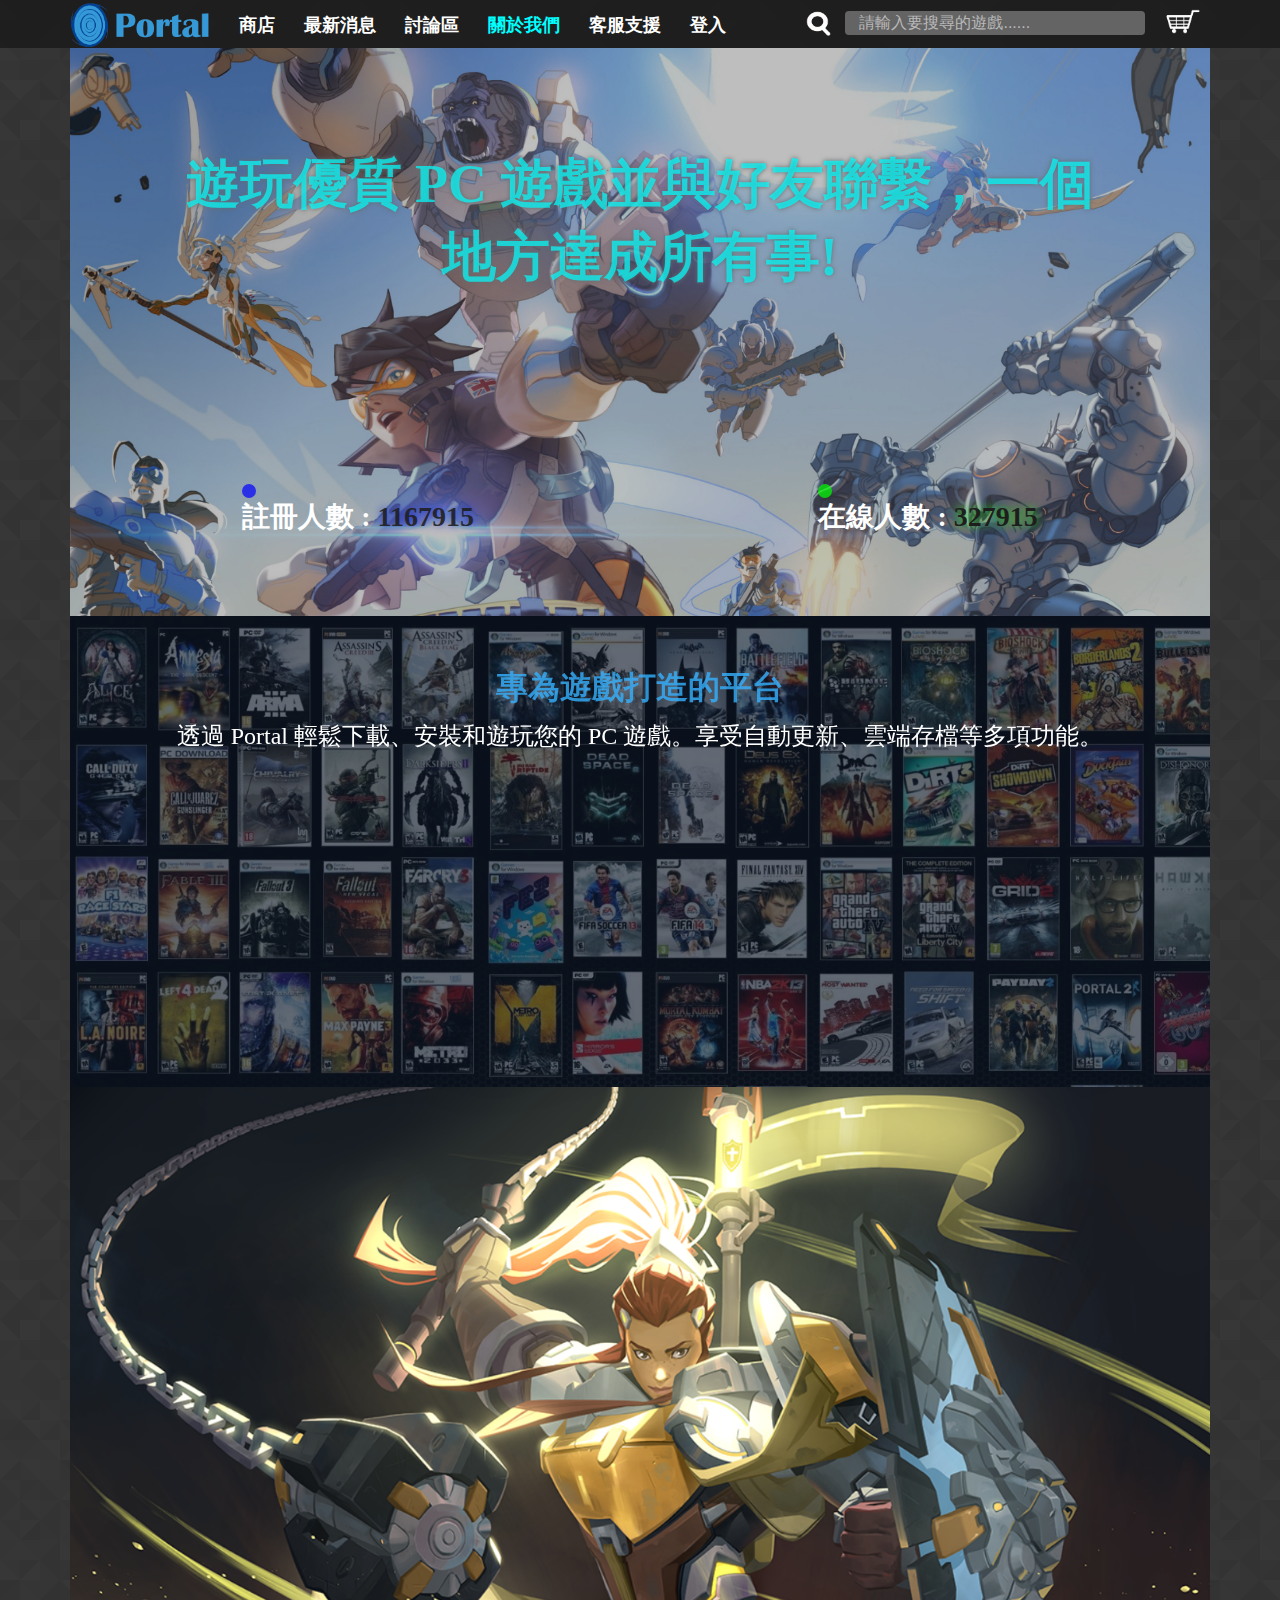
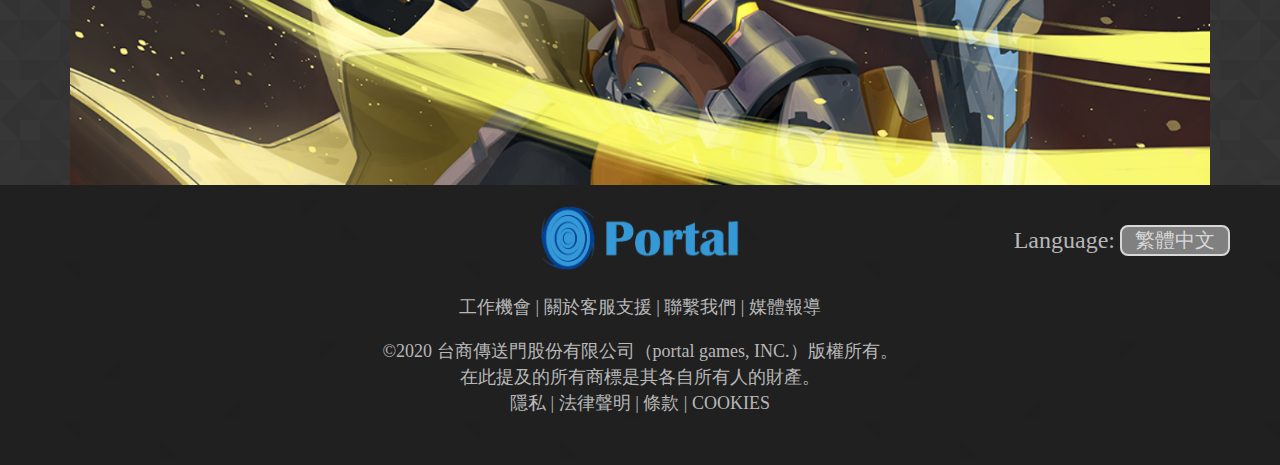
<file: html/about_us.html>
<!DOCTYPE html>
<html lang="zh-Hant">
  <head>
    <meta charset="utf-8">
    
    <title>Portal.com</title>
    <meta name="viewport" content="width=device-width, initial-scale=0.7">
    <link href="../css/about_us.css" rel="stylesheet">
    <!-- --------aos------- -->
    <link href="https://unpkg.com/aos@2.3.1/dist/aos.css" rel="stylesheet">
    <script src="https://unpkg.com/aos@2.3.1/dist/aos.js"></script>

    <!-- owl.carousel -->
    <link rel="stylesheet" href="https://cdnjs.cloudflare.com/ajax/libs/OwlCarousel2/2.3.4/assets/owl.carousel.min.css"></link>
    <link rel="stylesheet" href="https://cdnjs.cloudflare.com/ajax/libs/OwlCarousel2/2.3.4/assets/owl.theme.default.min.css"></link>
    <script src="https://code.jquery.com/jquery-3.5.1.js"></script>
    <script src="https://cdnjs.cloudflare.com/ajax/libs/OwlCarousel2/2.3.4/owl.carousel.min.js"></script>
    <!-- -------me----------- -->
    <script src="../js/staytop.js"></script>
    <link href="../css/hamber.css" rel="stylesheet">
  </head>

  <body>
    <div class="top_list" id="top_list">
      <nav role="navigation">
        <div id="menuToggle">
          <!--
          A fake / hidden checkbox is used as click reciever,
          so you can use the :checked selector on it.
          -->
          <input type="checkbox" />
          
          <!--
          Some spans to act as a hamburger.
          
          They are acting like a real hamburger,
          not that McDonalds stuff.
          -->
          <span></span>
          <span></span>
          <span></span>
          
          <!--
          Too bad the menu has to be inside of the button
          but hey, it's pure CSS magic.
          -->
          <ul id="menu">
            <li class=store>
              <a href="store.html" style="text-decoration:none;">商店</a>
            </li>
            <li class=news>
              <a href="news.html" style="text-decoration:none;">最新消息</a>
            </li>
            <li class=talkplace>
              <a href="" style="text-decoration:none;">討論區</a>
            </li>
            <li class=aboutus>
              <a href="about_us.html" style="text-decoration:none;">關於我們</a>
            </li>
            <li class=serverce>
              <a href="" style="text-decoration:none;">客服支援</a>
            </li>
            <li class=login>
              <a href="acount.html" style="text-decoration:none;">登入</a>
            </li>
          </ul>
        </div>
      </nav>
      <div class="container" id="container">
        <div class="front_item">
          <a href="home.html"><img src="../images/logo_3.png"></a>
          <ul>
            <li class=store>
              <a href="store.html" style="text-decoration:none;">商店</a>
            </li>
            <li class=news>
              <a href="news.html" style="text-decoration:none;">最新消息</a>
            </li>
            <li class=talkplace>
              <a href="" style="text-decoration:none;">討論區</a>
            </li>
            <li class=aboutus>
              <a href="about_us.html" style="text-decoration:none;">關於我們</a>
            </li>
            <li class=serverce>
              <a href="" style="text-decoration:none;">客服支援</a>
            </li>
            <li class=login>
              <a href="acount.html" style="text-decoration:none;">登入</a>
            </li>
          </ul>
        </div>
        <div class="behind_item">
          <div class="search">
            <img src="../images/icon_search.png">
            <input type="text" placeholder=" 請輸入要搜尋的遊戲......" >
          </div>
          <div class="shopping_car">
            <a><img src="../images/icon_soppingcar.png"></a>
          </div>
        </div>
      </div>
    </div>
    
    <div class="top_area">
      <div class="big_title">
        遊玩優質 PC 遊戲並與好友聯繫，一個地方達成所有事!
      </div>
      <div class="play_number">
        <div class="total_number">
          <div class="c_b"></div>
          註冊人數 :
          <span id="showtime1"><span>
        </div>
        <div class="online_number">
          <div class="c_g"></div>
          在線人數 : 
          <span id="showtime2"></span>
        </div>
      </div>
    </div>
    <div class="mid_area" >
      <div class="aboutus_title">
        <div class="big_text"  data-aos="fade-down">
          專為遊戲打造的平台
        </div>
        <div class="small_text" data-aos="fade-down">
          透過 Portal 輕鬆下載、安裝和遊玩您的 PC 遊戲。享受自動更新、雲端存檔等多項功能。
        </div>
      </div>
      <div class="aboutus_good">
        <div class="load"  data-aos="flip-left">
          <span class="title">快速下載</span>
          <span class="text">Portal 的下載程序已經針對速度進行了最佳化。您甚至可以在下載仍在進行時就遊玩到最新的遊戲！</span>
        </div>
        <div class="offline"  data-aos="flip-left">
          <span class="title">離線模式</span>
          <span class="text"> 即使沒有網際網路連線，您也能遊玩您的單人遊戲。在世界各地奔波？一個漫長、沒有 Wi-Fi 的飛航旅程？都不是問題。</a>
        </div>
        <div class="crow"  data-aos="flip-left">
          <span class="title">雲端存檔</span>
          <span class="text">我們許多遊戲有支援雲端存檔功能，當您要在不同的PC上遊玩，或當您的硬碟發生問題時，這是一個非常完美的解決辦法。</a>
        </div>
        <div class="send"  data-aos="flip-left">
          <span class="title">單一遊戲庫</span>
          <span class="text">Portal 為您在單一地點保存所有 PC 遊戲 - 無論您是在哪裡購買 - 而且讓您可以隨時遊玩。</span>
        </div>
      </div>
    </div>
    <div class="bot_area">
      <div class="join_1" data-aos="zoom-in">
        <span>您還在等什麼？</span>
      </div>
      <div class="join_2" data-aos="zoom-in" data-aos-offset="-10">
        <span>我們擁有近 1 萬款遊戲，從 AAA 強檔大作到獨立製作，無所不包。享受獨家優惠、自動遊戲更新，以及其它的特惠。</a>
      </div>
      <div class="join_3" data-aos="zoom-in" data-aos-offset="0">
        <span>現在馬上註冊加入!</span>
      </div>
    </div>

    <div class="footer">
      <div class="footer_area">
        <div class="logo">
          <img src="../images/logo_3.png">
        </div>
        <div class="text_all">
          <div class="text_1">
            <a>工作機會 | 關於客服支援 | 聯繫我們 | 媒體報導</a>
          </div>
          <div class="text_2">
            <div class=text_2_in>
              <span class="row_1">©2020 台商傳送門股份有限公司（portal games, INC.）版權所有。</span>
              <span class="row_2">在此提及的所有商標是其各自所有人的財產。</span>
              <span class="row_3">隱私 | 法律聲明 | 條款 | COOKIES</span>
            </div>
          </div>
        </div>  
        <div class="lang">
          <div class="title_lang">
            Language:
          </div>
          <div class="choose_lang">
             繁體中文
          </div>
        </div>
      <div>
    </div>
   
  <script>

  
    $(document).ready(function(){
      
      var s = 0;
      var s2 = 0;
      function reciprocal(){
        if(s<=1315896){
          document.getElementById("showtime1").innerHTML=s;
          document.getElementById("showtime2").innerHTML=s2;
          setTimeout(reciprocal,7);
          s += 11123;
          s2 += 3123;
        }
      }
  
      reciprocal();
    });  

   </script>  
    <script>
      AOS.init();
    </script>
  </body>
</html>
</file>
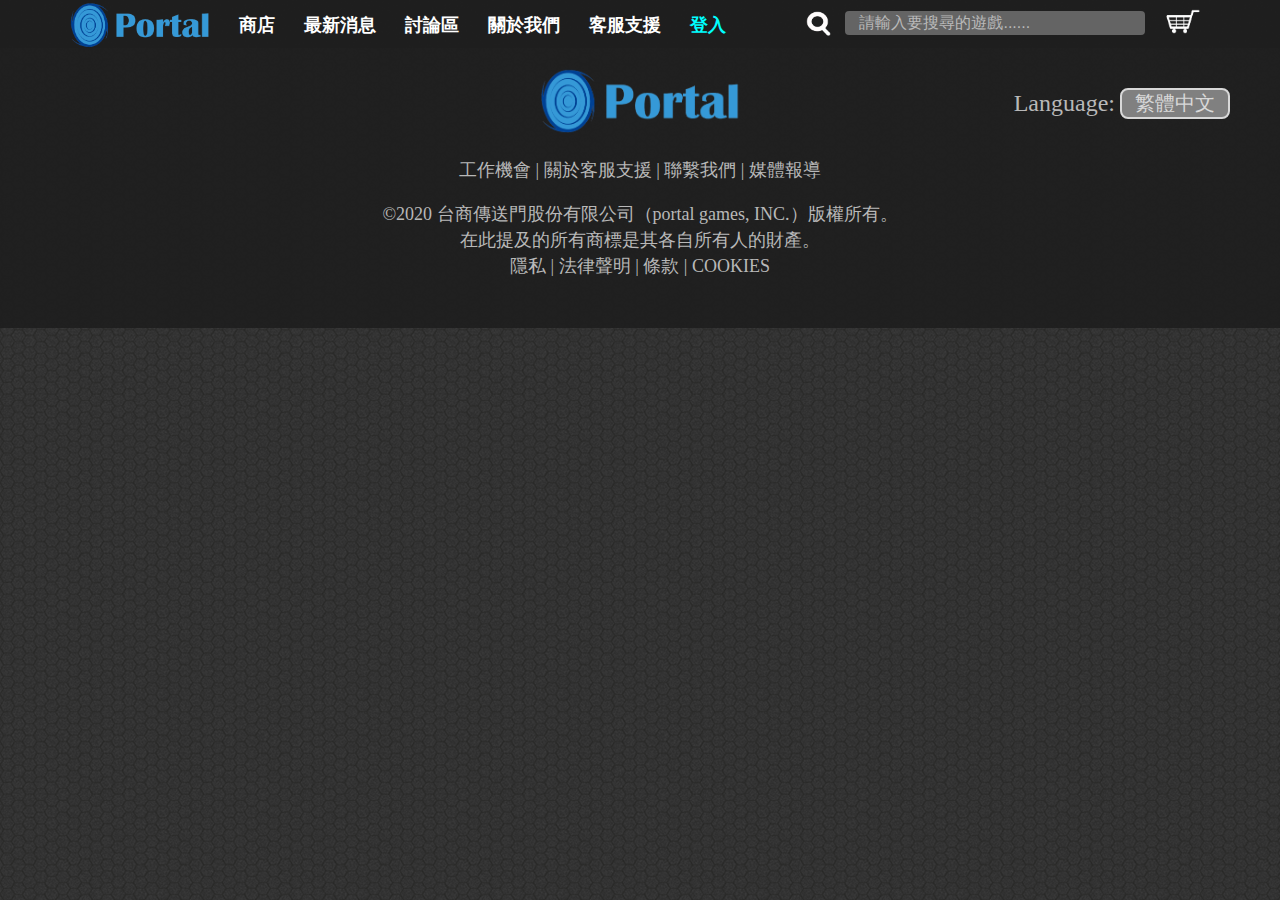
<file: html/discuss.html>
<!DOCTYPE html>
<html lang="zh-Hant">
  <head>
    <meta charset="utf-8">
    <meta name="viewport" content="width=device-width, initial-scale=0.7">
    <title>Portal.com</title>
    <link href="../css/acount.css" rel="stylesheet">

    <!-- owl.carousel -->
    <link rel="stylesheet" href="https://cdnjs.cloudflare.com/ajax/libs/OwlCarousel2/2.3.4/assets/owl.carousel.min.css"></link>
    <link rel="stylesheet" href="https://cdnjs.cloudflare.com/ajax/libs/OwlCarousel2/2.3.4/assets/owl.theme.default.min.css"></link>
    <script src="https://code.jquery.com/jquery-3.5.1.js"></script>
    <script src="https://cdnjs.cloudflare.com/ajax/libs/OwlCarousel2/2.3.4/owl.carousel.min.js"></script>
     <!-- ---my--- -->
     <script src=../js/flitter.js></script>
     <script src="../js/staytop.js"></script>
     <link href="../css/hamber.css" rel="stylesheet">
  </head>
  <body>
    <!-- ----------------------------top---------------------------------------   -->
    <div class="top_list" id="top_list">
        <nav role="navigation">
          <div id="menuToggle">
      
            <input type="checkbox" />
          
            <span></span>
            <span></span>
            <span></span>
  
            <ul id="menu">
              <li class=store>
                <a href="store.html" style="text-decoration:none;">商店</a>
              </li>
              <li class=news>
                <a href="news.html" style="text-decoration:none;">最新消息</a>
              </li>
              <li class=talkplace>
                <a href="" style="text-decoration:none;">討論區</a>
              </li>
              <li class=aboutus>
                <a href="about_us.html" style="text-decoration:none;">關於我們</a>
              </li>
              <li class=serverce>
                <a href="" style="text-decoration:none;">客服支援</a>
              </li>
              <li class=login>
                <a href="acount.html" style="text-decoration:none;">登入</a>
              </li>
            </ul>
          </div>
        </nav>
        <div class="container" id="container">
          <div class="front_item">
            <a href="home.html"><img src="../images/logo_3.png"></a>
            <ul>
              <li class=store>
                <a href="store.html" style="text-decoration:none;">商店</a>
              </li>
              <li class=news>
                <a href="news.html" style="text-decoration:none;">最新消息</a>
              </li>
              <li class=talkplace>
                <a href="" style="text-decoration:none;">討論區</a>
              </li>
              <li class=aboutus>
                <a href="about_us.html" style="text-decoration:none;">關於我們</a>
              </li>
              <li class=serverce>
                <a href="" style="text-decoration:none;">客服支援</a>
              </li>
              <li class=login>
                <a href="acount.html" style="text-decoration:none;">登入</a>
              </li>
            </ul>
          </div>
          <div class="behind_item">
            <div class="search">
              <img src="../images/icon_search.png">
              <input type="text" placeholder=" 請輸入要搜尋的遊戲......" >
            </div>
            <div class="shopping_car">
              <a><img src="../images/icon_soppingcar.png"></a>
            </div>
          </div>
        </div>
      </div>
    <!-- -----------------------------top(end)------------------------------------   -->





    <!-- -----------------------------footer------------------------------------   -->
    <div class="footer">
        <div class="footer_area">
          <div class="logo">
            <img src="../images/logo_3.png">
          </div>
          <div class="text_all">
            <div class="text_1">
              <a>工作機會 | 關於客服支援 | 聯繫我們 | 媒體報導</a>
            </div>
            <div class="text_2">
              <div class=text_2_in>
                <span class="row_1">©2020 台商傳送門股份有限公司（portal games, INC.）版權所有。</span>
                <span class="row_2">在此提及的所有商標是其各自所有人的財產。</span>
                <span class="row_3">隱私 | 法律聲明 | 條款 | COOKIES</span>
              </div>
            </div>
          </div>  
          <div class="lang">
            <div class="title_lang">
              Language:
            </div>
            <div class="choose_lang">
               繁體中文
            </div>
          </div>
        <div>
    <!-- -----------------------------footer(end)------------------------------------   -->
  </body>
</html>
</file>
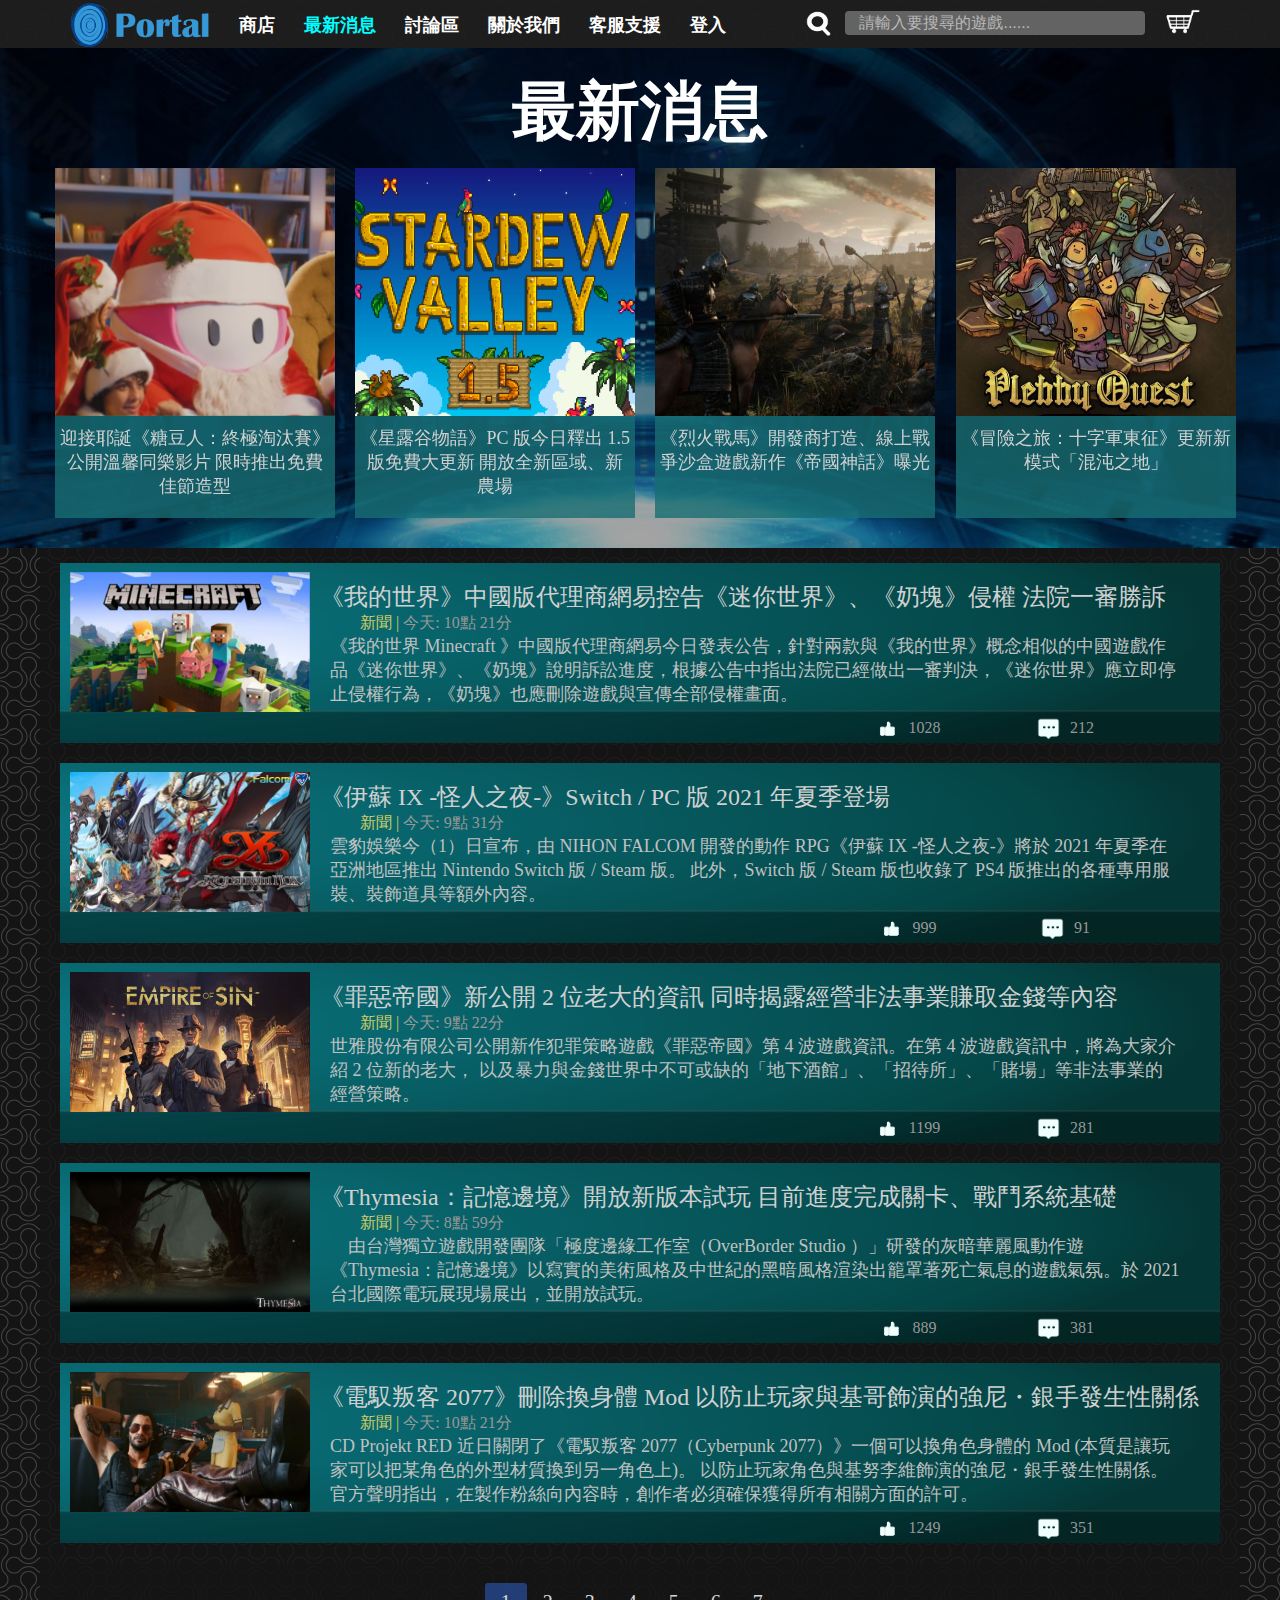
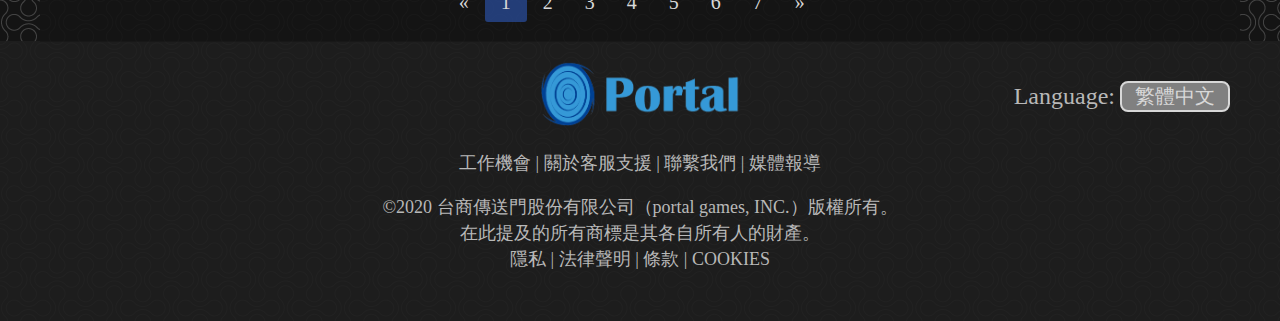
<file: html/news.html>
<!DOCTYPE html>
<html lang="zh-Hant">
  <head>
    <meta charset="utf-8">
    <meta name="viewport" content="width=device-width, initial-scale=0.7">
    <title>Portal.com</title>
    <link href="../css/news.css" rel="stylesheet">

    <!-- owl.carousel -->
    <link rel="stylesheet" href="https://cdnjs.cloudflare.com/ajax/libs/OwlCarousel2/2.3.4/assets/owl.carousel.min.css"></link>
    <link rel="stylesheet" href="https://cdnjs.cloudflare.com/ajax/libs/OwlCarousel2/2.3.4/assets/owl.theme.default.min.css"></link>
    <script src="https://code.jquery.com/jquery-3.5.1.js"></script>
    <script src="https://cdnjs.cloudflare.com/ajax/libs/OwlCarousel2/2.3.4/owl.carousel.min.js"></script>
    <!-- ---my--- -->
    <script src=../js/flitter.js></script>
    <script src="../js/staytop.js"></script>
    <link href="../css/hamber.css" rel="stylesheet">
  </head>

  <body>
    <div class="top_list" id="top_list">
      <nav role="navigation">
        <div id="menuToggle">
          <!--
          A fake / hidden checkbox is used as click reciever,
          so you can use the :checked selector on it.
          -->
          <input type="checkbox" />
          
          <!--
          Some spans to act as a hamburger.
          
          They are acting like a real hamburger,
          not that McDonalds stuff.
          -->
          <span></span>
          <span></span>
          <span></span>
          
          <!--
          Too bad the menu has to be inside of the button
          but hey, it's pure CSS magic.
          -->
          <ul id="menu">
            <li class=store>
              <a href="store.html" style="text-decoration:none;">商店</a>
            </li>
            <li class=news>
              <a href="news.html" style="text-decoration:none;">最新消息</a>
            </li>
            <li class=talkplace>
              <a href="" style="text-decoration:none;">討論區</a>
            </li>
            <li class=aboutus>
              <a href="about_us.html" style="text-decoration:none;">關於我們</a>
            </li>
            <li class=serverce>
              <a href="" style="text-decoration:none;">客服支援</a>
            </li>
            <li class=login>
              <a href="acount.html" style="text-decoration:none;">登入</a>
            </li>
          </ul>
        </div>
      </nav>
      <div class="container" id="container">
        <div class="front_item">
          <a href="home.html"><img src="../images/logo_3.png"></a>
          <ul>
            <li class=store>
              <a href="store.html" style="text-decoration:none;">商店</a>
            </li>
            <li class=news>
              <a href="news.html" style="text-decoration:none;">最新消息</a>
            </li>
            <li class=talkplace>
              <a href="" style="text-decoration:none;">討論區</a>
            </li>
            <li class=aboutus>
              <a href="about_us.html" style="text-decoration:none;">關於我們</a>
            </li>
            <li class=serverce>
              <a href="" style="text-decoration:none;">客服支援</a>
            </li>
            <li class=login>
              <a href="acount.html" style="text-decoration:none;">登入</a>
            </li>
          </ul>
        </div>
        <div class="behind_item">
          <div class="search">
            <img src="../images/icon_search.png">
            <input type="text" placeholder=" 請輸入要搜尋的遊戲......" >
          </div>
          <div class="shopping_car">
            <a><img src="../images/icon_soppingcar.png"></a>
          </div>
        </div>
      </div>
    </div>
    <div class="news_large">
      <div class="news_inside">
       
          <div class="title_news_large">
            最新消息
          </div>
          <div class='owl-carousel owl-theme'>
          <div class=item_news>
            <div class="item_news_large">
              <img src="../images/news_fallguys.png">
              <div class="text">迎接耶誕《糖豆人：終極淘汰賽》公開溫馨同樂影片 限時推出免費佳節造型</div>
            </div>
          </div>  
          <div class=item_news>
            <div class="item_news_large">
              <img src="../images/news_valleys.png">
              <div class="text">《星露谷物語》PC 版今日釋出 1.5 版免費大更新 開放全新區域、新農場</div>
            </div>
          </div> 
          <div class=item_news>  
            <div class="item_news_large">
              <img src="../images/news_warhorse.png">
              <div class="text">《烈火戰馬》開發商打造、線上戰爭沙盒遊戲新作《帝國神話》曝光</div>
            </div>
          </div>  
          <div class=item_news> 
            <div class="item_news_large">
              <img src="../images/news_potatal.png">
              <div class="text">《冒險之旅：十字軍東征》更新新模式「混沌之地」</div>
            </div>
          </div>  
        </div>
      </div>
    </div>
    <!-- <div class="news_empty"></div> -->
    <div class="news_small">
      <div class="news_today">
        <div class="news_title">
        
        </div>
        <div class="item_news_small">
          <div class="item_img">
            <img src="../images/item_mincraft.png">
          </div>
          <div class="iten_word">
            <div class="item_title">
              《我的世界》中國版代理商網易控告《迷你世界》、《奶塊》侵權 法院一審勝訴
            </div>
            <div class="item_time">
              <a class="item_time_label">新聞 | </a>
              <a class="item_time_time">今天: 10點 21分</a>
            </div>
            <div class="item_text">
              <a> 《我的世界 Minecraft 》中國版代理商網易今日發表公告，針對兩款與《我的世界》概念相似的中國遊戲作品《迷你世界》、《奶塊》說明訴訟進度，根據公告中指出法院已經做出一審判決，《迷你世界》應立即停止侵權行為，《奶塊》也應刪除遊戲與宣傳全部侵權畫面。</a>
            </div>
           
          </div>
          <div class="item_icon">
            <div class="item_icon_nice">
              <img src="../images/icon-nice.png">
              <a>1028<a>
            </div>
            <div class="item_icon_talk">
              <img src="../images/icon-talk.png">
              <a> 212</a>
            </div>

          </div>
        </div>
        <div class="item_news_small">
          <div class="item_img">
            <img src="../images/news_2.png">
          </div>
          <div class="iten_word">
            <div class="item_title">
              《伊蘇 IX -怪人之夜-》Switch / PC 版 2021 年夏季登場
            </div>
            <div class="item_time">
              <a class="item_time_label">新聞 | </a>
              <a class="item_time_time">今天: 9點 31分</a>
            </div>
            <div class="item_text">
              <a> 雲豹娛樂今（1）日宣布，由 NIHON FALCOM 開發的動作 RPG《伊蘇 IX -怪人之夜-》將於 2021 年夏季在亞洲地區推出 Nintendo Switch 版 / Steam 版。
                此外，Switch 版 / Steam 版也收錄了 PS4 版推出的各種專用服裝、裝飾道具等額外內容。</a>
            </div>
           
          </div>
          <div class="item_icon">
            <div class="item_icon_nice">
              <img src="../images/icon-nice.png">
              <a>999<a>
            </div>
            <div class="item_icon_talk">
              <img src="../images/icon-talk.png">
              <a> 91</a>
            </div>

          </div>
        </div>
        <div class="item_news_small">
          <div class="item_img">
            <img src="../images/news_3.png">
          </div>
          <div class="iten_word">
            <div class="item_title">
              《罪惡帝國》新公開 2 位老大的資訊 同時揭露經營非法事業賺取金錢等內容
            </div>
            <div class="item_time">
              <a class="item_time_label">新聞 | </a>
              <a class="item_time_time">今天: 9點 22分</a>
            </div>
            <div class="item_text">
              <a> 世雅股份有限公司公開新作犯罪策略遊戲《罪惡帝國》第 4 波遊戲資訊。在第 4 波遊戲資訊中，將為大家介紹 2 位新的老大，
                以及暴力與金錢世界中不可或缺的「地下酒館」、「招待所」、「賭場」等非法事業的經營策略。</a>
            </div>
           
          </div>
          <div class="item_icon">
            <div class="item_icon_nice">
              <img src="../images/icon-nice.png">
              <a>1199<a>
            </div>
            <div class="item_icon_talk">
              <img src="../images/icon-talk.png">
              <a> 281</a>
            </div>

          </div>
        </div>
        <div class="item_news_small">
          <div class="item_img">
            <img src="../images/news_4.png">
          </div>
          <div class="iten_word">
            <div class="item_title">
              《Thymesia：記憶邊境》開放新版本試玩 目前進度完成關卡、戰鬥系統基礎
            </div>
            <div class="item_time">
              <a class="item_time_label">新聞 | </a>
              <a class="item_time_time">今天: 8點 59分</a>
            </div>
            <div class="item_text">
              <a> 　由台灣獨立遊戲開發團隊「極度邊緣工作室（OverBorder Studio ）」研發的灰暗華麗風動作遊
                《Thymesia：記憶邊境》以寫實的美術風格及中世紀的黑暗風格渲染出籠罩著死亡氣息的遊戲氣氛。於 2021 台北國際電玩展現場展出，並開放試玩。</a>
            </div>
           
          </div>
          <div class="item_icon">
            <div class="item_icon_nice">
              <img src="../images/icon-nice.png">
              <a>889<a>
            </div>
            <div class="item_icon_talk">
              <img src="../images/icon-talk.png">
              <a> 381</a>
            </div>

          </div>
        </div>
        <div class="item_news_small">
          <div class="item_img">
            <img src="../images/news_5.png">
          </div>
          <div class="iten_word">
            <div class="item_title">
              《電馭叛客 2077》刪除換身體 Mod 以防止玩家與基哥飾演的強尼・銀手發生性關係
            </div>
            <div class="item_time">
              <a class="item_time_label">新聞 | </a>
              <a class="item_time_time">今天: 10點 21分</a>
            </div>
            <div class="item_text">
              <a> CD Projekt RED 近日關閉了《電馭叛客 2077（Cyberpunk 2077）》一個可以換角色身體的 Mod
                (本質是讓玩家可以把某角色的外型材質換到另一角色上)。
                以防止玩家角色與基努李維飾演的強尼・銀手發生性關係。
                官方聲明指出，在製作粉絲向內容時，創作者必須確保獲得所有相關方面的許可。
              </a>
            </div>
           
          </div>
          <div class="item_icon">
            <div class="item_icon_nice">
            <img src="../images/icon-nice.png">
              <a>1249<a>
            </div>
            <div class="item_icon_talk">
              <img src="../images/icon-talk.png">
              <a> 351</a>
            </div>
          </div>
        </div>
      </div>
      <div class="pagechage">
        <ul class="pages">
          <li><a href="#">«</a></li>
          <li><a href="#" class='page_act'>1</a></li>
          <li><a href="#">2</a></li>
          <li><a href="#">3</a></li>
          <li><a href="#">4</a></li>
          <li><a href="#">5</a></li>
          <li><a href="#">6</a></li>
          <li><a href="#">7</a></li>
          <li><a href="#">»</a></li>
       </ul>
      </div> 
    </div>
    <!-- <div class="empty">
    </div> -->
   
    <div class="footer">
      <div class="footer_area">
        <div class="logo">
          <img src="../images/logo_3.png">
        </div>
        <div class="text_all">
          <div class="text_1">
            <a>工作機會 | 關於客服支援 | 聯繫我們 | 媒體報導</a>
          </div>
          <div class="text_2">
            <div class=text_2_in>
              <span class="row_1">©2020 台商傳送門股份有限公司（portal games, INC.）版權所有。</span>
              <span class="row_2">在此提及的所有商標是其各自所有人的財產。</span>
              <span class="row_3">隱私 | 法律聲明 | 條款 | COOKIES</span>
            </div>
          </div>
        </div>  
        <div class="lang">
          <div class="title_lang">
            Language:
          </div>
          <div class="choose_lang">
             繁體中文
          </div>
        </div>
      <div>
    </div>

    <script>
     
        var owl = $('.owl-carousel');
      
        $(owl).owlCarousel({
          loop: true, // 循環播放
          margin: 1, // 外距 10px
          mouseDrag:false,
          nav: true,
          dots:false,
          responsive: {
          
            300: {
            
              items: 1// 螢幕大小為 600~1000 顯示 3 個項目
            },
            600: {
                items: 2 // 螢幕大小為 0~600 顯示 1 個項目
             },
            767: {
              items: 3// 螢幕大小為 600~1000 顯示 3 個項目
            },
            // 992: {
            //   items: 4// 螢幕大小為 600~1000 顯示 3 個項目
            // },
            1000: {
              items: 4 // 螢幕大小為 1000 以上 顯示 5 個項目
            }
          }
        });
        // window.onresize = function(){
        //   owl.trigger('mouseDrag.carousel', [false]);
        // }
     
    </script>
    <!-- <script>  
      $(document).ready(function(){ 
          window.onresize = function(){
          alert(document.body.clientWidth);
          if(document.body.clientWidth<=768){
            $('.news_inside').toggleClass('owl-carousel owl-theme');
          }  
        }
      });  
    </script>   -->
  </body>
</html>
</file>
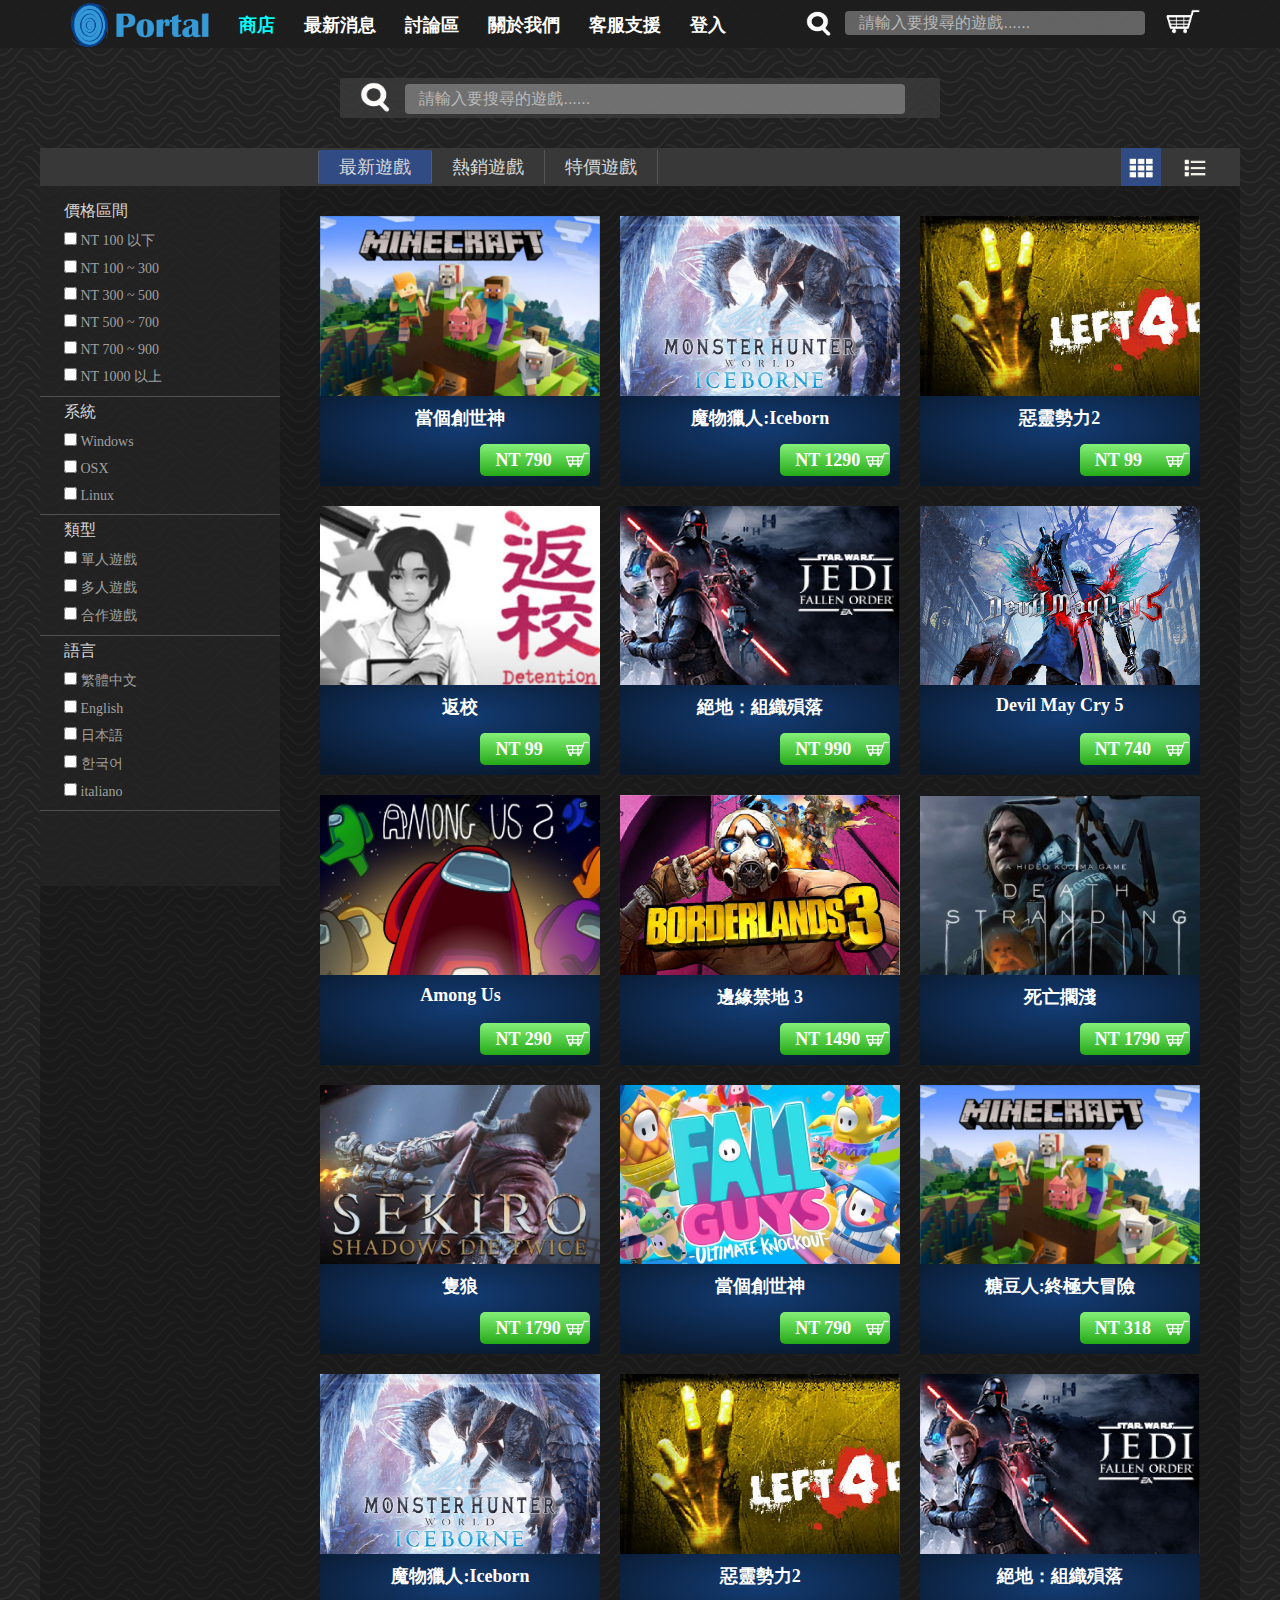
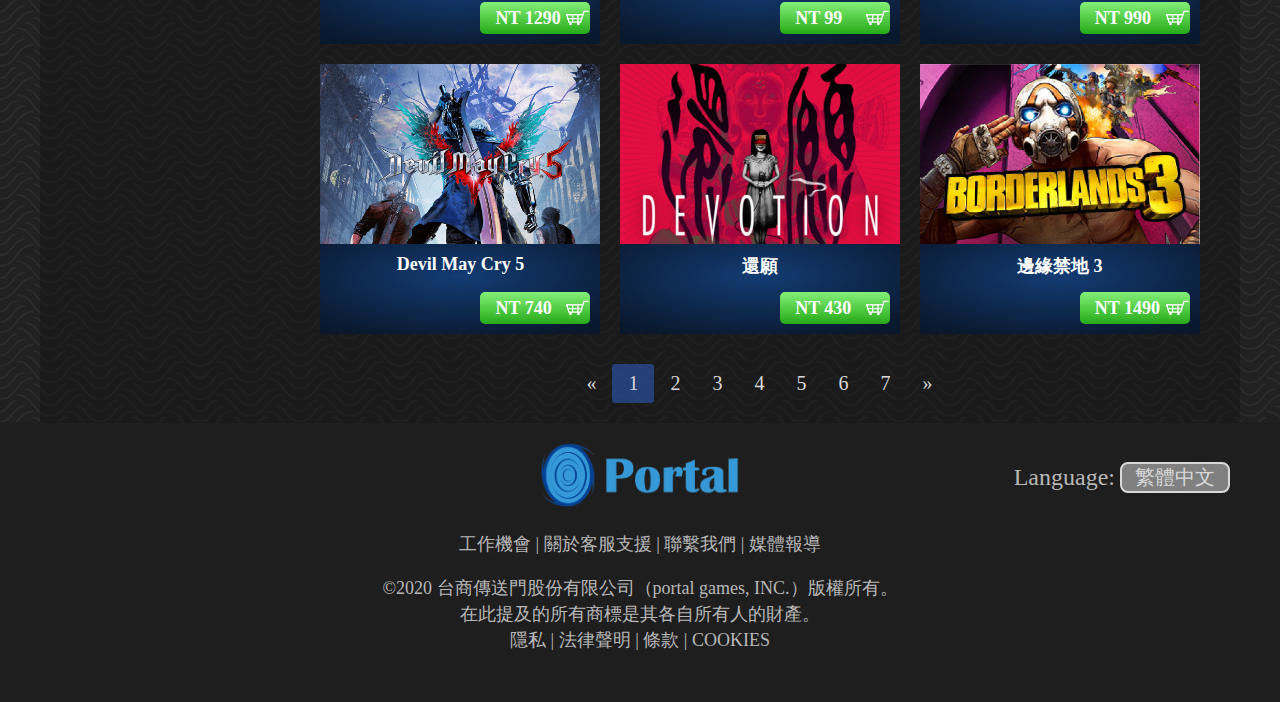
<file: html/store.html>
<!DOCTYPE html>
<html lang="zh-Hant">
  <head>
    <meta charset="utf-8">
    <meta name="viewport" content="width=device-width, initial-scale=0.7">
    <title>Portal.com</title>
    <link href="../css/store.css" rel="stylesheet">

    <!-- owl.carousel -->
    <link rel="stylesheet" href="https://cdnjs.cloudflare.com/ajax/libs/OwlCarousel2/2.3.4/assets/owl.carousel.min.css"></link>
    <link rel="stylesheet" href="https://cdnjs.cloudflare.com/ajax/libs/OwlCarousel2/2.3.4/assets/owl.theme.default.min.css"></link>
    <script src="https://code.jquery.com/jquery-3.5.1.js"></script>
    <script src="https://cdnjs.cloudflare.com/ajax/libs/OwlCarousel2/2.3.4/owl.carousel.min.js"></script>
    <!-- my -->
    <script src=../js/flitter.js></script>
    <script src="../js/staytop.js"></script>
    <link href="../css/hamber.css" rel="stylesheet">
  </head>

  <body>
    <div class="top_list" id="top_list">
      <nav role="navigation">
        <div id="menuToggle">
          <!--
          A fake / hidden checkbox is used as click reciever,
          so you can use the :checked selector on it.
          -->
          <input type="checkbox" />
          
          <!--
          Some spans to act as a hamburger.
          
          They are acting like a real hamburger,
          not that McDonalds stuff.
          -->
          <span></span>
          <span></span>
          <span></span>
          
          <!--
          Too bad the menu has to be inside of the button
          but hey, it's pure CSS magic.
          -->
          <ul id="menu">
            <li class=store>
              <a href="store.html" style="text-decoration:none;">商店</a>
            </li>
            <li class=news>
              <a href="news.html" style="text-decoration:none;">最新消息</a>
            </li>
            <li class=talkplace>
              <a href="" style="text-decoration:none;">討論區</a>
            </li>
            <li class=aboutus>
              <a href="about_us.html" style="text-decoration:none;">關於我們</a>
            </li>
            <li class=serverce>
              <a href="" style="text-decoration:none;">客服支援</a>
            </li>
            <li class=login>
              <a href="acount.html" style="text-decoration:none;">登入</a>
            </li>
          </ul>
        </div>
      </nav>
      <div class="container" id="container">
        <div class="front_item">
          <a href="home.html"><img src="../images/logo_3.png"></a>
          <ul>
            <li class=store>
              <a href="store.html" style="text-decoration:none;">商店</a>
            </li>
            <li class=news>
              <a href="news.html" style="text-decoration:none;">最新消息</a>
            </li>
            <li class=talkplace>
              <a href="" style="text-decoration:none;">討論區</a>
            </li>
            <li class=aboutus>
              <a href="about_us.html" style="text-decoration:none;">關於我們</a>
            </li>
            <li class=serverce>
              <a href="" style="text-decoration:none;">客服支援</a>
            </li>
            <li class=login>
              <a href="acount.html" style="text-decoration:none;">登入</a>
            </li>
          </ul>
        </div>
        <div class="behind_item">
          <div class="search">
            <img src="../images/icon_search.png">
            <input type="text" placeholder=" 請輸入要搜尋的遊戲......" >
          </div>
          <div class="shopping_car">
            <a><img src="../images/icon_soppingcar.png"></a>
          </div>
        </div>
      </div>
    </div>
    <div class="game_search">
      <!-- <div class="game_search_style">
        <a>遊戲類型</a>
      </div> -->
      <div class="game_search_search">
        <div class="icon">
          <img src="../images/icon_search.png">
        </div>
        <div class="search">
          <input type="text" placeholder=" 請輸入要搜尋的遊戲......" >
        </div>
      </div>
    </div>
    <div class="store_menu">
      <div class="store_menu_games">
        <div class="menu_text">
          <div class="flitter" id="flliter_i">
            <img src="../images/flitter_2.png">
            <span>篩選</span>
          </div>
          <div class="store_newgames gameact">
            最新遊戲
          </div>
          <div class="store_hotsell">
            熱銷遊戲
          </div>
          <div class="store_spcialsell">
            特價遊戲
          </div>
        </div> 
      </div>
      <div class="store_icon">
        <img src="../images/icon-block.png" class='icatc1'>
        <img src="../images/icon-rows.png">
        <img src="../images/icon-block.png" class="ic768">
      </div>
    </div>
    <div class="store_sellitem">
      <div class="flitter">
       <div class="flitter_price">
        <form>
          <a class="title">價格區間</a><br>
          <label><input type="checkbox" value="1" name="price_check"><a class="text"> NT 100 以下</a></label><br>
          <label><input type="checkbox" value="2" name="price_check"><a class="text"> NT 100 ~ 300</a></label><br>
          <label><input type="checkbox" value="3" name="price_check"><a class="text"> NT 300 ~ 500</a></label><br>
          <label><input type="checkbox" value="5" name="price_check"><a class="text"> NT 500 ~ 700</a></label><br>
          <label><input type="checkbox" value="6" name="price_check"><a class="text"> NT 700 ~ 900</a></label><br>
          <label><input type="checkbox" value="7" name="price_check"><a class="text"> NT 1000 以上</a></label><br>
        </form>
       </div>
       <div class="flitter_system">
         <form>
           <a class="title">系統</a><br>
           <label><input type="checkbox" value="1" name="system"><a class="text"> Windows</a></label><br>
           <label><input type="checkbox" value="2" name="system"><a class="text"> OSX</a></label><br>
           <label><input type="checkbox" value="3" name="system"><a class="text"> Linux</a></label><br>
         </form>
       </div>
       <div class="flitter_features">
        <form>
          <a class="title">類型</a><br>
          <label><input type="checkbox" value="1" name="type"><a class="text"> 單人遊戲</a></label><br>
          <label><input type="checkbox" value="2" name="type"><a class="text"> 多人遊戲</a></label><br>
          <label><input type="checkbox" value="3" name="type"><a class="text"> 合作遊戲</a></label><br>
        </form>
       </div>
       <div class="flitter_lang">
        <form>
          <a class="title">語言</a><br>
          <label><input type="checkbox" value="1" name="lang"><a class="text"> 繁體中文 </a></label><br>
          <label><input type="checkbox" value="2" name="lang"><a class="text"> English </a></label><br>
          <label><input type="checkbox" value="3" name="lang"><a class="text"> 日本語 </a></label><br>
          <label><input type="checkbox" value="2" name="lang"><a class="text"> 한국어 </a></label><br>
          <label><input type="checkbox" value="3" name="lang"><a class="text"> italiano </a></label><br>
        </form>
       </div>
      </div>
      <div class="table_item_newgames">
        <div class="item_sell">
          <div class="gm_img">
            <a href="product.html"><img src="../images/item_mincraft.png"></a>
          </div>
          <div class="item_text">
            <div class="title"><span>當個創世神</span></div>
            <div class="price"><span>NT 790</span></div></a>
          </div>
        </div>
        <div class="item_sell">
          <div class="gm_img">
            <a href="product.html"><img src="../images/item_iceborn.png"></a>
          </div>
          <div class="item_text">
            <div class="title"><span>魔物獵人:Iceborn</span></div>
            <div class="price"><span>NT 1290</span></div></a>
          </div>
        </div>
        <div class="item_sell">
          <div class="gm_img">
            <a href="product.html"><img src="../images/item_left4.png"></a>
          </div>
          <div class="item_text">
            <div class="title"><span>惡靈勢力2</span></div>
            <div class="price"><span>NT 99</span></div></a>
          </div>
        </div>
        <div class="item_sell">
          <div class="gm_img">
            <a href="product.html"><img src="../images/item_detention.png"></a>
          </div>
          <div class="item_text">
            <div class="title"><span>返校</span></div>
            <div class="price"><span>NT 99</span></div></a>
          </div>
        </div>
        <div class="item_sell">
          <div class="gm_img">
            <a href="product.html"><img src="../images/item_jedi.png"></a>
          </div>
          <div class="item_text">
            <div class="title"><span>絕地：組織殞落</span></div>
            <div class="price"><span>NT 990</span></div></a>
          </div>
        </div>
        <div class="item_sell">
          <div class="gm_img">
            <a href="product.html"><img src="../images/item_devilcry.png"></a>
          </div>
          <div class="item_text">
            <div class="title"><span>Devil May Cry 5</span></div>
            <div class="price"><span>NT 740</span></div></a>
          </div>
        </div>
        <div class="item_sell">
          <div class="gm_img">
            <a href="product.html"><img src="../images/item_amonus.png"></a>
          </div>
          <div class="item_text">
            <div class="title"><span>Among Us</span></div>
            <div class="price"><span>NT 290</span></div></a>
          </div>
        </div>
        <div class="item_sell">
          <div class="gm_img">
            <a href="product.html"><img src="../images/item_borderlands3.png"></a>
          </div>
          <div class="item_text">
            <div class="title"><span>邊緣禁地 3</span></div>
            <div class="price"><span>NT 1490</span></div></a>
          </div>
        </div>
        <div class="item_sell">
          <div class="gm_img">
            <a href="product.html"><img src="../images/item_deathstranding.png"></a>
          </div>
          <div class="item_text">
            <div class="title"><span>死亡擱淺</span></div>
            <div class="price"><span>NT 1790</span></div></a>
          </div>
        </div>
        <div class="item_sell">
          <div class="gm_img">
            <a href="product.html"><img src="../images/item_skiro.png"></a>
          </div>
          <div class="item_text">
            <div class="title"><span>隻狼</span></div>
            <div class="price"><span>NT 1790</span></div></a>
          </div>
        </div>
        <div class="item_sell">
          <div class="gm_img">
            <a href="product.html"><img src="../images/item_fallguys_s.png"></a>
          </div>
          <div class="item_text">
            <div class="title"><span>當個創世神</span></div>
            <div class="price"><span>NT 790</span></div></a>
          </div>
        </div>
        <div class="item_sell">
          <div class="gm_img">
            <a href="product.html"><img src="../images/item_mincraft.png"></a>
          </div>
          <div class="item_text">
            <div class="title"><span>糖豆人:終極大冒險</span></div>
            <div class="price"><span>NT 318</span></div></a>
          </div>
        </div>
        <div class="item_sell">
          <div class="gm_img">
            <a href="product.html"><img src="../images/item_iceborn.png"></a>
          </div>
          <div class="item_text">
            <div class="title"><span>魔物獵人:Iceborn</span></div>
            <div class="price"><span>NT 1290</span></div></a>
          </div>
        </div>
        <div class="item_sell">
          <div class="gm_img">
            <a href="product.html"><img src="../images/item_left4.png"></a>
          </div>
          <div class="item_text">
            <div class="title"><span>惡靈勢力2</span></div>
            <div class="price"><span>NT 99</span></div></a>
          </div>
        </div>
        <div class="item_sell">
          <div class="gm_img">
            <a href="product.html"><img src="../images/item_jedi.png"></a>
          </div>
          <div class="item_text">
            <div class="title"><span>絕地：組織殞落</span></div>
            <div class="price"><span>NT 990</span></div></a>
          </div>
        </div>
        <div class="item_sell">
          <div class="gm_img">
            <a href="product.html"><img src="../images/item_devilcry.png"></a>
          </div>
          <div class="item_text">
            <div class="title"><span>Devil May Cry 5</span></div>
            <div class="price"><span>NT 740</span></div></a>
          </div>
        </div>
        <div class="item_sell">
          <div class="gm_img">
            <a href="product.html"><img src="../images/item_devotion.png"></a>
          </div>
          <div class="item_text">
            <div class="title"><span>還願</span></div>
            <div class="price"><span>NT 430</span></div></a>
          </div>
        </div>
        <div class="item_sell">
          <div class="gm_img">
            <a href="product.html"><img src="../images/item_borderlands3.png"></a>
          </div>
          <div class="item_text">
            <div class="title"><span>邊緣禁地 3</span></div>
            <div class="price"><span>NT 1490</span></div></a>
          </div>
        </div>
      </div>  
    </div>
    <div class="pagechage">
      <ul class="pages">
        <li><a href="#">«</a></li>
        <li><a href="#" class='page_act'>1</a></li>
        <li><a href="#">2</a></li>
        <li><a href="#">3</a></li>
        <li><a href="#">4</a></li>
        <li><a href="#">5</a></li>
        <li><a href="#">6</a></li>
        <li><a href="#">7</a></li>
        <li><a href="#">»</a></li>
     </ul>
    </div> 
    <div class="footer">
      <div class="footer_area">
        <div class="logo">
          <img src="../images/logo_3.png">
        </div>
        <div class="text_all">
          <div class="text_1">
            <a>工作機會 | 關於客服支援 | 聯繫我們 | 媒體報導</a>
          </div>
          <div class="text_2">
            <div class=text_2_in>
              <span class="row_1">©2020 台商傳送門股份有限公司（portal games, INC.）版權所有。</span>
              <span class="row_2">在此提及的所有商標是其各自所有人的財產。</span>
              <span class="row_3">隱私 | 法律聲明 | 條款 | COOKIES</span>
            </div>
          </div>
        </div>  
        <div class="lang">
          <div class="title_lang">
            Language:
          </div>
          <div class="choose_lang">
             繁體中文
          </div>
        </div>
      <div>
    </div>

    <script>
      $(document).ready(function(){

        $("input[name=price_check]").click( function () {
          var Selected = $(this).val();
          
          // $(this).prop("checked", false);
          if($(this).prop("checked")){
              // alert($(this).prop("checked"));
              $("input[name=price_check]").each(function(){
              if($(this).val() == Selected) {
                $(this).prop("checked", true);
              }else {
                $(this).prop("checked", false);
              }
              });
          }
    
        });

        });
    </script>
  
    <script  src="../js/change_table.js"></script>
  </body>
</html>
</file>
<file: css/about_us.css>
*{
  margin: 0;
  padding: 0;
  box-sizing: border-box;
  justify-content: center;
  align-items: center;
  text-align: center;
}
body{
  background-image:url("../images/prism.png");
}
.item_sell .empty{
  height: 80px;
}
/*----------------------*/
@media screen and (min-width:1200px){
  body{
    width: 100%;
    background-color: red;
    /* //測試 */
  }
}

/*----------------------選單欄位--------------------------- */
.container{
  text-align: center;
  width: 100%;
  margin: auto;
}
.top_list {
  z-index:9999;
  /* position: fixed;
  z-index:9999; */
  /* background: url(../images/toplist_backgroud_2.png);
  background-size: cover; */
  background-color: rgb(30,30,30,0.95);
  width: 100%;
}
.background img{
  width: 100%;
  height: 50px;
}
.top_list .container {
  /* border: 1px solid green; */
  /* display: flex; */
  /* width: 100%; */
  align-items:center;
}

.container img{
  /* border: 1px solid blue; */
  width: 140px;
  height: 46px;
  vertical-align: middle;
}
.front_item{
  margin-top: 2px;
  margin-right: 50px;
}
.front_item .aboutus a{
  color: aqua;
}
@media (min-width:768px){
.container ul{
  /* border: 1px solid green; */
  margin: 0px;
  display: inline-block;
  vertical-align: middle;
}
.container ul li{
  display: inline-block;
}
.container ul li a{
  color: white;
  font-size:18px;
  margin-left: 25px;
  font-weight:bold;
}
}
.container ul li a:hover{
  color: rgba(54, 178, 255,1) !important;
}
/*----------------------選單欄位(rwd)--------------------------- */
@media screen and (min-width:1200px){
  .top_list{
    width: 100%;
  }
  .top_list .container {
    display: flex;
    width: 1140px;
  }
  div.container {
    justify-content: space-between;
  }
  #menuToggle{
    display: none!important;
  }
}
@media(max-width:1199px) and (min-width:992px){
  #menuToggle{
    display: none!important;
  }
  .top_list{
    width: 100%;
  }
  .top_list .container {
    /* border: 1px solid green; */
    width: 100%;
    align-items:center;
    display: flex;
  }
  .front_item{
    width: 700px;
    /* border: 1px solid red; */
    margin-right: 15px;
    /* margin-top: 2px;
    margin-right: 50px; */
  }

  .behind_item{
    width: 550px;
    /* border: 1px solid blue; */
  }
  
  div.container ul li a{
    margin-left: 10px;
  }
  .front_item img{
    /* margin-left: -50px; */
  }
}
@media(max-width:991px) and (min-width:768px){
  #menuToggle{
    display: none!important;
  }
  .top_list{
    width: 100%;
  }
  .top_list .container {
    text-align:center;
  }
  .front_item{
    width: 700px;
    display: inline-block;
    /* margin-left: 10%; */
  }
  .behind_item{
    width: 550px;
    padding-bottom:10px;
    display: inline-block;
    margin-left: 20%;
    /* border: 1px solid green; */
  }
}
@media(max-width:767px){
  
  .nav{
    position: absolute;
    left:20px;
    margin-top: 10px;
  
  }

  .bar{
    width: 30px;
    height: 4px;
    margin-top: 4px;
    background-color: rgb(255,255,255);
  }
  
  .front_item li{
    display: none!important;
  }
  /* .behind_item{
    margin-right: -10%;
  } */
  .search{
    padding: 10px 0px 7px 0px;
  }
}

/*----------------------搜尋欄位--------------------------- */
.behind_item{
  display: flex;
}
.container .search{
  vertical-align: middle;
}
.container .search img{
  width: 25px;
  height: 25px;
  margin: 0px 10px 2px 0px;
}
.container .search input{
  background-color: rgb(169, 169, 169, 0.5);
  border-style:none;
  outline: none;
  width:300px;
  height: 24px;
  border-radius: 4px;
  font-size:16px;
  color: #fff;
  text-align: left;
  padding-left: 10px;
}
.container .search input::-webkit-input-placeholder {
  color: #b9b9b9;
  text-align: left;
}
.shopping_car img{
  margin-top:-5px;
}
/*----------------------搜尋欄位(rwd)--------------------------- */

/*----------------------購物車欄位--------------------------- */
.container .shopping_car{
  margin: 5px 10px 0px 20px;
}
.container .shopping_car img{
  width: 35px;
  height: 25px;
  margin-bottom: 5px;
}
.container .shopping_car img:hover{
  /* margin-left: -7px;
  padding: 0px;
  width: 42px;
  height: 30px; */
  transform:scale(1.1,1.1);
}
/*----------------------頂端區域--------------------------- */
.top_area{
  width: 1140px;
  /* width: 1550px; */
  /* height: 700px; */
  margin: auto;
  background-image: url(../images/back_aboutus.png);
  background-size:cover;
}
.top_area .big_title{
  width: 920px;
  margin: auto;
  padding-top: 100px;
  font-size: 54px;
  font-weight:bold;
  color: rgb(0,255,255,0.7);
  text-shadow: 0 0 0.1em rgb(103, 107, 110);
  transition: all 0.5s;
}

.total_number,.online_number{
 font-size: 28px;
 font-weight:bold;
 margin: auto;
 margin-top: 180px;
 padding: 10px 10px 80px 10px;
 color: white;
}
.total_number span{
  color:rgba(30,30,30,0.9);
  text-shadow: 0 0 0.3em rgb(29, 47, 207);
}
.online_number span{
  color:rgba(30,30,30,1);
  text-shadow: 0 0 0.3em rgb(35, 207, 29);
}
.top_area .c_b,.top_area .c_g{
  width: 14px;
  height: 14px;
  border: none;
  border-radius:7px;
}

.play_number{
  display: flex;
}
.play_number .c_b{
  background-color: rgb(0,0,255,0.7);
}
.play_number .c_g{
  background-color: rgb(0,255,0,0.7);
}
/*----------------------頂端區域(rwd)--------------------------- */
@media (max-width:1199px) and (min-width:992px){
  .top_area{
    width: 96%;
  }
  .top_area .big_title{
    width: 96%;
    padding-top: 50px;
  }  
  .play_number{
    width: 96%;
  }
  .total_number,.online_number{
    margin-top: 180px;
  }
}
@media (max-width:991px) and (min-width:768px){
  .top_area{
    width: 100%;
  }
  .top_area .big_title{
    width: 96%;
    padding-top: 20px;
  }  
  .total_number,.online_number{
    margin-top: 100px;
  }
}
@media (max-width:767px) and (min-width:600px){
  .top_area{
    width: 100%;
  }
  .top_area .big_title{
    width: 96%;
    padding-top: 20px;
    font-size: 40px;
  }  

  .total_number,.online_number{
    font-size: 26px;
    margin-top: 80px;
    margin-bottom: 10px;
    margin-top: 100px;
    padding: 10px 10px 50px 10px;;
  }
}
@media (max-width:599px) and (min-width:100px){
  .top_area{
    width: 100%;
  }
  .top_area .big_title{
    width: 96%;
     padding-top: 20px;
    font-size: 36px;
  }  

  .total_number,.online_number{
    font-size: 26px;
    margin-bottom: 5px;
    margin-top: 50px;
    padding: 10px 10px 40px 10px;;
  }

}


/*----------------------中間區域--------------------------- */
.mid_area{
  width: 1140px;
  /* height: 600px; */
  margin: auto;
  background-image: url("../images/back_aboutus_2.png");
  background-size: cover;
  /* background-color: rgb(80,80,80,0.2); */
}
.mid_area .aboutus_title{
  padding-top: 50px;
}
.mid_area .big_text{
  font-size: 32px;
  font-weight: bold;
  color:rgba(54,178,255,0.8);
  padding-bottom: 10px;
}
.mid_area .small_text{
  font-size: 24px;
  color: white;
}

.mid_area .aboutus_good{
  width: 1140px;
  margin: auto;
  align-items: baseline;
  margin-top: 30px;
  display: flex;
}
.mid_area .aboutus_good div{
  align-items: baseline;
  border-radius: 2px;
  width: 220px;
  height: 240px;
  margin: 25px 30px 40px 30px;
  background-color:  rgb(80,80,80,0.8);
  transition: all 0.5s;
}
.mid_area .aboutus_good .title{
  display: inline-block;
  width: 100%;
  margin-top: 15px;
  font-size: 24px;
  color: rgba(54,178,255,0.8);
}
.mid_area .aboutus_good .text{
  display: block;
  text-align: left;
  padding: 0px 20px 20px 20px;
  font-size: 20px;
  color: white;
}
.goodempty{
  height: 10px;
}
/*----------------------中間區域--------------------------- */
@media (max-width:1199px) and (min-width:992px){
  .mid_area{
    width: 96%;
  }
  .mid_area .aboutus_good{
    width: 96%;
  } 
  .mid_area .aboutus_good div{
    height:270px;
    margin: 25px 2% 40px 2%;
  }
  /* .mid_area .aboutus_good{
    width: 96%;
  } */
}
@media (max-width:991px) and (min-width:768px){
  .mid_area{
    width: 100%;
  }
  .mid_area .aboutus_good{
    flex-wrap:wrap;
    width: 99.5%;
  } 
  .mid_area .aboutus_good div{
    width: 300px;
    height:200px;
    margin: 25px 2% 40px 2%;
  }
  .mid_area .offline{
  
  }
  /* .mid_area .aboutus_good{
    width: 96%;
  } */
}
@media (max-width:768px) and (min-width:100px){
  .mid_area{
    width: 100%;
    background-image: url();
  }
  .mid_area .small_text {
    font-size: 22px;
  }
  .mid_area .aboutus_good{
    flex-wrap:wrap;
    width: 96%;
  } 
  .mid_area .aboutus_good div{
    width: 600px;
    height:132px;
    margin: 25px 2% 40px 2%;
  }

}
/*-----------------------下層區域-----------------------*/
.bot_area{
  width: 1140px;
  /* height: 900px; */
  margin: auto;
  background-image: url("../images/back_aboutus_3.png");
  background-size: cover;
  padding-bottom: 10px;
  /* background-color: rgb(80,80,80,0.2); */
}
.bot_area .join_1{
  width: 920px;
  margin: auto;
  padding-top: 100px;
  font-size: 68px;
  font-weight:bold;
  color: rgb(54,170,255,0.95);
  text-shadow: 0 0 0.2em rgb(199, 215, 230);
}
.bot_area .join_2{
  width: 920px;
  margin: auto;
  padding-top: 300px;
  font-size: 32px;
  font-weight:bold;
  color: rgb(255,255,255,0.9);
  text-shadow: 0 0 0.3em rgb(35, 207, 29);
}
.bot_area .join_3{
  width: 350px;
  margin: auto;
  margin-top: 30px;
  margin-bottom:  20px;
  padding: 5px;
  border-radius: 3px;
  font-size: 36px;
  font-weight:bold;
  color: rgb(250,250,250,0.85);
  background-color: rgb(50,225,30,0.85);
}
/*----------------------下層區域--------------------------- */
@media (max-width:1199px) and (min-width:992px){
  .bot_area{
    width: 96%;
  }
  .bot_area .join_1 {
    width: 96%;
  }
  .bot_area .join_2 {
    padding-top: 200px;
    width: 96%;
  }
}
@media (max-width:991px) and (min-width:768px){
  .bot_area{
    width: 100%;
  }
  .bot_area .join_1 {
    padding-top: 60px;
    width: 96%;
  }
  .bot_area .join_2{
    padding-top: 100px;
    width: 96%;
    font-size: 26px;
  }
}
@media (max-width:767px) and (min-width:600px){
  .bot_area{
    width: 100%;
  }
  .bot_area .join_1{
    font-size: 54px;
    padding-top: 80px;
    width: 96%;
  }
  .bot_area .join_2{
    font-size: 22px!important;
    padding-top: 50px;
    width: 96%;
    font-size: 26px;
  }
  .bot_area .join_3{
    width: 300px;
    padding: 3px;
    font-size: 30px;
  }
}
@media (max-width:599px) and (min-width:400px){
  .bot_area{
    width: 100%;
  }
  .bot_area .join_1{
    font-size: 50px;
    padding-top: 30px;
    width: 96%;
  }
  .bot_area .join_2{
    font-size: 18px!important;
    padding-top: 20px;
    width: 96%;
    font-size: 26px;
  }
  .bot_area .join_3{
    width: 300px;
    padding: 3px;
    font-size: 30px;
  }
}
/*-----------------------footer-----------------------*/
.footer{
  /* border: 1px solid red; */
  width: 100%;
  margin: auto;
  height: 280px;
  /* background-image: url(../images/toplist_backgroud_2.png);
  background-size: cover; */
  background-color: rgb(30,30,30,0.9);
}
.footer .footer_area{
  /* border: 1px solid green; */
  position: relative;
  align-items: center;
  margin: auto;
  width: 100%;
}
.footer .logo img{
  width: 200px;
  height: 66px;
  margin-top:20px;
}
.footer .text_all{
  /* border: 1px solid blue; */
}
.footer .text_1{
  /* border: 1px solid yellow; */
  margin: 20px 0px 20px 0px;
  font-size: 18px;
  color: #B8B8B8;
}
.footer .text_2{
  font-size: 18px;
  color: #B8B8B8;
}
.footer .text_2 span{
  display:block;
  margin: 2px;
}
.footer .lang{
  display: flex;
  position: absolute;
  top:40px;
  right:50px;
  color: #B8B8B8;
}
.footer .lang .title_lang{
  font-size: 24px;
}
.footer .lang .choose_lang{
  border: 2px solid #D8D8D8;
  border-radius: 8px;
  width: 110px;
  margin-left: 5px;
  color: 	#D8D8D8;
  background-color: #808080;
  font-size: 20px;
}
/*-----------------------footer(rwd)-----------------------*/
@media (max-width:991px) and (min-width:100px){
  .footer .logo {
    text-align: left!important;
    margin-left: 2%;
  }
  .footer .text_1{
    /* width: 420px; */
    width: 96%;
    border-bottom: 1.5px solid rgb(100,100,100,0.8);
    border-top: 1.5px solid rgb(100,100,100,0.8);
    padding-bottom: 10px;
    margin-bottom: 0px;
    padding-top: 10px;
    text-align: left!important;
    margin-left: 2%;
    /* margin-left: 2%; */
  }
  .footer .text_1 a{
    /* margin-left: -22%; */
  } 
  .footer .text_2{
    width: 96%;
    /* text-align: left; */
    padding-top: 5px;
    padding-bottom: 5px;
    border-bottom: 1.5px solid rgb(100,100,100,0.8);
    margin-left: 2%;
  }
  .footer .text_2_in{
    /* margin-left: 19%; */
    width: 96%;
    /* border: 1px solid red; */
  }
  .footer .text_2 .row_1{
    text-align: left!important;
    /* margin-left: -4%; */
    /* border:1px solid red; */
  }
  .footer .text_2 .row_2{
    text-align: left!important;
    /* margin-left: -22%; */
    /* border:1px solid red; */
  }
  .footer .text_2 .row_3{
    text-align: left!important;
    /* margin-left: -33%; */
    /* border:1px solid red; */
  }
  .footer .lang{
    right:20px;
  }
}
@media (max-width:600px) and (min-width:100px){

  
  .footer .text_1{
    font-size: 15px;
  }
  .footer .text_2{
    font-size: 15px;
  }

}
</file>
<file: css/hamber.css>
@media(max-width:768px){

#menuToggle
{ 
  position: relative;
  top: 15px;
  left: 15px;
  margin-left: 0%;
  
  z-index: 1;
  
  -webkit-user-select: none;
  user-select: none;

  z-index:9999;
  position: fixed;
}

#menuToggle a
{
  text-decoration: none;
  color:white;

  transition: color 0.3s ease;
}

#menuToggle a:hover
{
  color: rgba(54, 178, 255,1);
}


#menuToggle input
{
  display: block;
  width: 40px;
  height: 32px;
  position: absolute;
  top: -7px;
  left: -5px;
  
  cursor: pointer;
  
  opacity: 0; /* hide this */
  z-index: 2; /* and place it over the hamburger */
  
  -webkit-touch-callout: none;
}

/*
 * Just a quick hamburger
 */
#menuToggle span
{
  display: block;
  width: 33px;
  height: 4px;
  margin-bottom: 5px;
  position: relative;
  background: #cdcdcd;
  border-radius: 3px;
  
  z-index: 1;
  transform-origin: 4px 0px;
  
  transition: transform 0.5s cubic-bezier(0.77,0.2,0.05,1.0),
              background 0.5s cubic-bezier(0.77,0.2,0.05,1.0),
              opacity 0.55s ease;
}

#menuToggle span:first-child
{
  transform-origin: 0% 0%;
}

#menuToggle span:nth-last-child(2)
{
  transform-origin: 0% 100%;
}

/* 
 * Transform all the slices of hamburger
 * into a crossmark.
 */

#menuToggle input:checked ~ span{
  opacity: 1;
  transform: rotate(45deg) translate(-2px, -1px);
  background:white;
}

/*
 * But let's hide the middle one.
 */
#menuToggle input:checked ~ span:nth-last-child(3){
  opacity: 0;
  transform: rotate(0deg) scale(0.2, 0.2);
}

/*
 * Ohyeah and the last one should go the other direction
 */
#menuToggle input:checked ~ span:nth-last-child(2)
{
  transform: rotate(-45deg) translate(0, -1px);
}

/*
 * Make this absolute positioned
 * at the top left of the screen
 */
#menu
{
  position: absolute;
  width: 300px;
  height: 820px;
  margin: -100px 0 0 -50px;
  padding: 50px;
  padding-top: 125px;
  
  background: black;
  list-style-type: none;
  -webkit-font-smoothing: antialiased;
  /* to stop flickering of text in safari */
  
  transform-origin: 0% 0%;
  transform: translate(-100%, 0);
  
  transition: transform 0.5s cubic-bezier(0.77,0.2,0.05,1.0);
}

#menu li
{
  padding: 10px 0;
  font-size: 22px;
  border-bottom: 1.4px solid rgb(100,100,100,0.8);
}
#menu li:hover{
  background-color: rgb(100,100,100,0.8);
}

#menu li a{
  padding: 20px 56px 10px 56px;
}
/*
 * And let's slide it in from the left
 */
#menuToggle input:checked ~ ul{
  transform: none;

}

}
</file>
<file: css/acount.css>
*{
  margin: 0;
  padding: 0;
  box-sizing: border-box;
  justify-content: center;
  align-items: center;
  text-align: center;
}
body{
  background-image:url("../images/dark-honeycomb.png");
}
.item_sell .empty{
  height: 80px;
}
/*----------------------*/
@media screen and (min-width:1200px){
  body{
    width: 100%;
  }
}


/*----------------------選單欄位--------------------------- */
.container{
  text-align: center;
  width: 100%;
  margin: auto;
}
.top_list {
  z-index:9999;
  /* position: fixed;
  z-index:9999; */
  /* background: url(../images/toplist_backgroud_2.png);
  background-size: cover; */
  background-color: rgb(30,30,30,0.95);
  width: 100%;
}
.background img{
  width: 100%;
  height: 50px;
}
.top_list .container {
  /* border: 1px solid green; */
  /* display: flex; */
  /* width: 100%; */
  align-items:center;
}

.container img{
  /* border: 1px solid blue; */
  width: 140px;
  height: 46px;
  vertical-align: middle;
}
.front_item{
  margin-top: 2px;
  margin-right: 50px;
}
.front_item .login a{
  color: aqua;
}
@media screen and (min-width:768px){
.container ul{
  /* border: 1px solid green; */
  margin: 0px;
  display: inline-block;
  vertical-align: middle;
}
.container ul li{
  display: inline-block;
}
.container ul li a{
  color: white;
  font-size:18px;
  margin-left: 25px;
  font-weight:bold;
}
}
.container ul li a:hover{
  color: rgba(54, 178, 255,1) !important;
}

/*----------------------選單欄位(rwd)--------------------------- */
@media screen and (min-width:1200px){
  .top_list{
    width: 100%;
  }
  .top_list .container {
    display: flex;
    width: 1140px;
  }
  div.container {
    justify-content: space-between;
  }
  #menuToggle{
    display: none!important;
  }
}
@media(max-width:1199.99px) and (min-width:992px){
  #menuToggle{
    display: none!important;
  }
 
  .top_list{
    width: 100%;
  }
  .top_list .container {
    text-align:center;
  }
  .front_item{
    width: 700px;
    display: inline-block;
    /* margin-left: 10%; */
  }
  .behind_item{
    width: 550px;
    padding-bottom:10px;
    display: inline-block;
    margin-left: 20%;
   
  }
}
@media(max-width:991.99px) and (min-width:768px){
  #menuToggle{
    display: none;
  }
 
  .top_list{
    width: 100%;
  }
  .top_list .container {
    text-align:center;
  }
  .front_item{
    width: 700px;
    display: inline-block;
    /* margin-left: 10%; */
  }
  .behind_item{
    width: 550px;
    padding-bottom:10px;
    display: inline-block;
    margin-left: 20%;
   
  }
}
@media(max-width:767.99px) and (min-width:100px){
  #menuToggle .login a{
    color: aqua!important;
  }
  #menuToggle .news a:hover{
    
    color: rgba(54, 178, 255,1)!important;
  }
  
  .nav{
    position: absolute;
    left:20px;
    margin-top: 10px;
  
  }

  .bar{
    width: 30px;
    height: 4px;
    margin-top: 4px;
    background-color: rgb(255,255,255);
  }
  
  .front_item li{
    display: none;
  }
  /* .behind_item{
    margin-right: -10%;
  } */
  .search{
    padding: 10px 0px 7px 0px;
  }
}

/*----------------------搜尋欄位--------------------------- */
.behind_item{
  display: flex;
}
.container .search{
  vertical-align: middle;
}
.container .search img{
  width: 25px;
  height: 25px;
  margin: 0px 10px 2px 0px;
}
.container .search input{
  background-color: rgb(169, 169, 169, 0.5);
  border-style:none;
  outline: none;
  width:300px;
  height: 24px;
  border-radius: 4px;
  font-size:16px;
  color: #fff;
  text-align: left;
  padding-left: 10px;
}
.container .search input::-webkit-input-placeholder {
  color: #b9b9b9;
  text-align: left;
}
.shopping_car img{
  margin-top:-5px;
}
/*----------------------搜尋欄位(rwd)--------------------------- */

/*----------------------購物車欄位--------------------------- */
.container .shopping_car{
  cursor: pointer;
  margin: 5px 10px 0px 20px;
}
.container .shopping_car img{
  width: 35px;
  height: 25px;
  margin-bottom: 5px;
}
.container .shopping_car img:hover{
  /* margin-left: -7px;
  padding: 0px;
  width: 42px;
  height: 30px; */
  transform:scale(1.1,1.1);
}
/*----------------------左邊清單--------------------------- */
.acount_mid{
  align-items: baseline;
  margin: auto;
  width: 1140px;
  display:flex;
  /* overflow: hidden; */
  margin-top: 80px;
}
.left_list{
  width: 200px;
  background-color: rgb(20,20,20,0.6);
  font-size: 20px;
  color: #C0C0C0;
}
.left_list div{
  text-align: left;
  cursor: pointer;
  padding: 10px 10px 10px 20px;
}

.left_list .total{
    color: aqua;
    border-bottom: 1px solid rgb(100,100,100,0.7);
}
.left_list .private{
  border-bottom: 1px solid rgb(100,100,100,0.7);
}
.left_list .private{
  border-bottom: 1px solid rgb(100,100,100,0.7);
}
/*---------左邊清單(hover)--------- */
.left_list div:hover{
  color: rgba(54, 178, 255,1);
  background-color: rgb(100,100,100,0.7);
}

/*----------------------帳號總攬--------------------------- */
.acrow1{
  display: flex;
}
.acrow2{
  display: flex;
}
.ac_total{
  width: 900px;
  margin-left: 20px;
}
.ac_total .title{
  text-align: left;
  font-size: 43px;
  color: white;
  margin-bottom: 20px;
}
.ac_total .title_in{
  font-size:28px;
  color: white;
  background-color: rgba(46, 111, 197, 0.6);
}
.ac_total .text_in{
  background-color: rgb(20,20,20,0.6);
}

.ac_total .number .text_in a{
  background-color: #808080;
  padding: 5px 6px 6px 5px;
  border: 1px solid rgb(200,200,200,0.6);
  color:white;
  cursor: pointer;
}
.ac_total .number .text_in a:hover{
  background-color:rgb(20,20,20,0.6);
   color:white;
  border: 1px solid rgb(200,200,200,0.6);
}
.acrow2 .data table{
  margin-left: 5%;
}
.number,.point{
  width: 420px;
  margin-right: 25px;
}
.number .text_in{
  height: 80px;
}
.number input{
  background-color: rgb(169, 169, 169, 0.5);
  border-style:none;
  outline: none;
  width:300px;
  height: 30px;
  border-radius: 1px;
  font-size:18px;    /* 更改placeholder的字體大小  */
  /* padding: 0 10px; */
  color: #fff;
  margin-top: 26px;
  margin-right: 10px;
  /* text-align: left; */
  text-align: left;
  padding-left: 5px;
}
.number input::-webkit-input-placeholder {
  color: #b9b9b9;

}

.point .text_in{
  font-size: 32px;
  height: 80px;
  color: rgb(0,255,0,0.8);
  padding-top: 18px;
}

.ac_total .data,.ac_total .securty{
  width: 420px;
  margin-right: 25px;
  margin-top: 20px;
}
.data .text_in{
  padding-top: 12px;
  height: 140px;
}
.data .text_in td,.ac_total .securty td{
  text-align: left;
  padding-top: 1px;
  padding-left:12px;
}
.data .text_in{
  font-size: 20px;
  color: 	#B0B0B0;
}

.ac_total .securty img{
  width:40px;
  height: 40px;
  margin-left: 12px;
}
.ac_total .securty .text_in{
  font-size: 22px;
  color: white;
  height: 140px;
}

.ac_total .game_list,.ac_total .buying_history{
  width: 866px;
  margin-top: 20px;
}
.ac_total .game_list .text_in{
  font-size: 18px;
  color: #D0D0D0;
}
.ac_total .game_list .text_in table{
  margin-left: 25px;
}
.ac_total .game_list .text_in td{
  text-align: center;
  padding: 10px 130px 10px 20px;
}

.ac_total .buying_history .text_in{
  font-size: 18px;
  color: #D0D0D0;
}
.ac_total .buying_history .text_in table{
  margin-left: 25px;
}
.ac_total .buying_history .text_in td{
  text-align: center;
  padding: 10px 125px 10px 20px;
}

.empty{
  width: 90%;
  height: 50px;
}
/*----------------------帳號總攬(rwd)--------------------------- */
@media (max-width:1199px) and (min-width:900px){
  .acount_mid{
    width: 100%;
    overflow: hidden;
  }
  .acrow1{
    /* display: block; */
  }
  .acrow2{
    /* display: block; */
  }
  .left_list{
    display: flex!important;
    z-index: 999!important;
    width: 865px!important;
    top:120px!important;
    position: absolute!important;
    background-color: rgb(20,20,20,0.9);
  }
  .left_list div{
    border-bottom: none!important;
    border-left:1px solid rgb(100,100,100,0.7);
    /* border-right:1px solid rgb(100,100,100,0.7); */
  }
}
@media (max-width:991px) and (min-width:900px){
  .acount_mid{
    width: 100%;
    overflow: hidden;
  }
  .acrow1{
    width: 100%;
  }
  .acrow2{
    width: 100%;
  }
}
@media (max-width:899px) and (min-width:768px){
  .acount_mid{
    width: 100%;
    overflow: hidden;
  }
  .acrow1{
    width: 100%;
    display: block;
  }
  .acrow1 .number,.acrow1 .point{
    width: 90%;
    margin-top: 20px;
  }
  .acrow2{
    width: 100%;
    display: block;
  }
  .acrow2 .data,.acrow2 .securty{
    width: 90%;
  }
  .acrow3{
    width: 90%;
  }
  .ac_total .game_list,.ac_total .buying_history{
    width: 100%;
  }
  .ac_total .game_list td{
    padding: 20px!important;
  }
  .ac_total .buying_history td{
    padding: 20px!important;
  }
}
@media (max-width:767px) and (min-width:100px){
  .acount_mid{
    width: 100%;
    overflow: hidden;
  }
  .ac_total .title{
    font-size: 40px;
    margin-top: 80px!important;
  }
  .acrow1{
    width: 100%;
    display: block;
  }
  .acrow1 .number,.acrow1 .point{
    width: 96%;
    margin-top: 20px;
  }
  .acrow1 .number .text_in{
    width: 100%;
    /* height: 100px; */
    display: block;
    position: relative;
    /* border: 1px solid red; */
  }
  .acrow2{
    width: 100%;
    display: block;
  }
  .acrow2 .data,.acrow2 .securty{
    width: 96%;
  }
  .acrow3{
    width: 96%;
  }
  .ac_total .game_list,.ac_total .buying_history{
    width: 100%;
  }
  .ac_total .game_list td{
    font-size: 16px;
    padding: 10px!important;
  }
  .ac_total .buying_history td{
    font-size: 16px;
    padding: 10px!important;
  }
  .left_list{
    display: grid;
    font-size: 14px;
    font-weight: bold;
    grid-template-columns: 25% 25% 25% 25%;
    z-index: 999!important;
    width: 96%!important;
    top:120px!important;
    position: absolute!important;
    background-color: rgb(20,20,20,0.9);
  }
  .left_list div{
    /* border-bottom: 1px solid red!important; */
    border-right: 1px solid rgb(100,100,100,0.7)!important;
    padding: 10px; border-right: 1px solid rgb(100,100,100,0.7)!important;
  }
  .left_list .detail, .left_list .securty{
    border-bottom: 1px solid rgb(100,100,100,0.7)!important;
  }

}

/*-----------------------footer-----------------------*/
.footer{
  /* border: 1px solid red; */
  width: 100%;
  margin: auto;
  height: 280px;
  /* background-image: url(../images/toplist_backgroud_2.png);
  background-size: cover; */
  background-color: rgb(30,30,30,0.9);
}
.footer .footer_area{
  /* border: 1px solid green; */
  position: relative;
  align-items: center;
  margin: auto;
  width: 100%;
}
.footer .logo img{
  width: 200px;
  height: 66px;
  margin-top:20px;
}

.footer .text_1{

  margin: 20px 0px 20px 0px;
  font-size: 18px;
  color: #B8B8B8;
}
.footer .text_2{
  font-size: 18px;
  color: #B8B8B8;
}
.footer .text_2 span{
  display:block;
  margin: 2px;
}
.footer .lang{
  display: flex;
  position: absolute;
  top:40px;
  right:50px;
  color: #B8B8B8;
}
.footer .lang .title_lang{
  font-size: 24px;
}
.footer .lang .choose_lang{
  border: 2px solid #D8D8D8;
  border-radius: 8px;
  width: 110px;
  margin-left: 5px;
  color: 	#D8D8D8;
  background-color: #808080;
  font-size: 20px;
}
/*-----------------------footer(rwd)-----------------------*/
@media (max-width:991px) and (min-width:100px){
  .footer .logo {
    text-align: left!important;
    margin-left: 2%;
  }
  .footer .text_1{
    /* width: 420px; */
    width: 96%;
    border-bottom: 1.5px solid rgb(100,100,100,0.8);
    border-top: 1.5px solid rgb(100,100,100,0.8);
    padding-bottom: 10px;
    margin-bottom: 0px;
    padding-top: 10px;
    text-align: left!important;
    margin-left: 2%;
    /* margin-left: 2%; */
  }
  .footer .text_1 a{
    /* margin-left: -22%; */
  } 
  .footer .text_2{
    width: 96%;
    /* text-align: left; */
    padding-top: 5px;
    padding-bottom: 5px;
    border-bottom: 1.5px solid rgb(100,100,100,0.8);
    margin-left: 2%;
  }
  .footer .text_2_in{
    /* margin-left: 19%; */
    width: 96%;
  
  }
  .footer .text_2 .row_1{
    text-align: left!important;
    /* margin-left: -4%; */
    /* border:1px solid red; */
  }
  .footer .text_2 .row_2{
    text-align: left!important;
    /* margin-left: -22%; */
    /* border:1px solid red; */
  }
  .footer .text_2 .row_3{
    text-align: left!important;
    /* margin-left: -33%; */
    /* border:1px solid red; */
  }
  .footer .lang{
    right:20px;
  }
}
@media (max-width:600px) and (min-width:100px){

  
  .footer .text_1{
    font-size: 15px;
  }
  .footer .text_2{
    font-size: 15px;
  }

}
</file>
<file: css/news.css>
*{
  margin: 0;
  padding: 0;
  box-sizing: border-box;
  justify-content: center;
  align-items: center;
  text-align: center;
}
body{
  background-image:url("../images/webb-dark-2.png");
}
.item_sell .empty{
  height: 80px;
}
/*----------------------*/
@media screen and (min-width:1200px){
  body{
    width: 100%;
  }
}


/*----------------------選單欄位--------------------------- */
.container{
  text-align: center;
  width: 100%;
  margin: auto;
}
.top_list {
  z-index:9999;
  /* position: fixed;
  z-index:9999; */
  /* background: url(../images/toplist_backgroud_2.png);
  background-size: cover; */
  background-color: rgb(30,30,30,0.95);
  width: 100%;
}
.background img{
  width: 100%;
  height: 50px;
}
.top_list .container {
  /* border: 1px solid green; */
  /* display: flex; */
  /* width: 100%; */
  align-items:center;
}

.container img{
  /* border: 1px solid blue; */
  width: 140px;
  height: 46px;
  vertical-align: middle;
}
.front_item{
  margin-top: 2px;
  margin-right: 50px;
}
.front_item .news a{
  color: aqua;
}
@media screen and (min-width:768px){
.container ul{
  /* border: 1px solid green; */
  margin: 0px;
  display: inline-block;
  vertical-align: middle;
}
.container ul li{
  display: inline-block;
}
.container ul li a{
  color: white;
  font-size:18px;
  margin-left: 25px;
  font-weight:bold;
}
}
.container ul li a:hover{
  color: rgba(54, 178, 255,1) !important;
}

/*----------------------選單欄位(rwd)--------------------------- */
@media screen and (min-width:1200px){
  .top_list{
    width: 100%;
  }
  .top_list .container {
    display: flex;
    width: 1140px;
  }
  div.container {
    justify-content: space-between;
  }
  #menuToggle{
    display: none!important;
  }
}
@media(max-width:1199.99px) and (min-width:992px){
  #menuToggle{
    display: none!important;
  }
 
  .top_list{
    width: 100%;
  }
  .top_list .container {
    text-align:center;
  }
  .front_item{
    width: 700px;
    display: inline-block;
    /* margin-left: 10%; */
  }
  .behind_item{
    width: 550px;
    padding-bottom:10px;
    display: inline-block;
    margin-left: 20%;
   
  }
}
@media(max-width:991.99px) and (min-width:768px){
  #menuToggle{
    display: none;
  }
 
  .top_list{
    width: 100%;
  }
  .top_list .container {
    text-align:center;
  }
  .front_item{
    width: 700px;
    display: inline-block;
    /* margin-left: 10%; */
  }
  .behind_item{
    width: 550px;
    padding-bottom:10px;
    display: inline-block;
    margin-left: 20%;
   
  }
}
@media(max-width:767.99px) and (min-width:100px){
  #menuToggle .news a{
    color: aqua!important;
  }
  #menuToggle .news a:hover{
    
    color: rgba(54, 178, 255,1)!important;
  }
  
  .nav{
    position: absolute;
    left:20px;
    margin-top: 10px;
  
  }

  .bar{
    width: 30px;
    height: 4px;
    margin-top: 4px;
    background-color: rgb(255,255,255);
  }
  
  .front_item li{
    display: none;
  }
  /* .behind_item{
    margin-right: -10%;
  } */
  .search{
    padding: 10px 0px 7px 0px;
  }
}

/*----------------------搜尋欄位--------------------------- */
.behind_item{
  display: flex;
}
.container .search{
  vertical-align: middle;
}
.container .search img{
  width: 25px;
  height: 25px;
  margin: 0px 10px 2px 0px;
}
.container .search input{
  background-color: rgb(169, 169, 169, 0.5);
  border-style:none;
  outline: none;
  width:300px;
  height: 24px;
  border-radius: 4px;
  font-size:16px;
  color: #fff;
  text-align: left;
  padding-left: 10px;
}
.container .search input::-webkit-input-placeholder {
  color: #b9b9b9;
  text-align: left;
}
.shopping_car img{
  margin-top:-5px;
}
/*----------------------搜尋欄位(rwd)--------------------------- */

/*----------------------購物車欄位--------------------------- */
.container .shopping_car{
  cursor: pointer;
  margin: 5px 10px 0px 20px;
}
.container .shopping_car img{
  width: 35px;
  height: 25px;
  margin-bottom: 5px;
}
.container .shopping_car img:hover{
  /* margin-left: -7px;
  padding: 0px;
  width: 42px;
  height: 30px; */
  transform:scale(1.1,1.1);
}
/* ----------------------新聞頁面(大)-------------------------- */
.news_large{
  /* border: 1px solid red; */
  width: 100%;
  height:500px;
 
  position: relative;
  margin: auto;
  background-image: url(../images/news_back_2.png);
  background-position:center;
  }
.news_inside{
  /* border: 1px solid red; */
  width: 1200px;
  margin: auto;
  display: flex;
}
.news_empty{
  /* border: 1px solid blue; */
  height: 14px;
}
.title_news_large{
  position: absolute;
  font-weight:bold;
  color: white;
  top:20px;
  font-size: 64px;
  transition: all 0.4s;
}
.item_news{
  /* border: 1px solid green; */
  margin-left: 5%!important;
}
.item_news_large{
 
  /* background-image: url(../images/back_news.png); */
  background-color: rgba(24,110,115,0.8);
  background-size: cover;
  margin:120px 0px 0px 0px;
  width: 280px;
  height: 350px;
  transition:all 0.3s ease 0s;
  cursor: pointer;
}

.item_news_large img{
  width: 280px;
  height: 248px;
}
.item_news_large .text{
  font-size: 18px;
  /* cursor: pointer; */
  margin: 10px 5px 5px 5px;
  overflow: hidden;
  text-overflow: ellipsis;
  display: -webkit-box;
  -webkit-line-clamp: 3;
  -webkit-box-orient: vertical;
  color: #D0D0D0;
}
.owl-carousel{
  /* border: 1px solid red; */
}
/* -----------新聞頁面(hover)---------- */
.item_news_large:hover{
  transform:scale(1.05,1.05);
  box-shadow:0px 0px 15px rgb(150,150,150);
}
.item_news_large .text:hover{
  text-decoration:underline;
  color: aqua;
}

/* ----------------------新聞頁面(大-rwd)-------------------------- */
@media (max-width:1199px)and (min-width:992px){
  .news_large{
    width: 100%;
    height:440px;
  }
  .owl-carousel{
    width:90%!important;
    /* margin-left: 5%; */
    overflow: hidden;
  }
  .news_inside{
    /* text-align: center;
    margin:auto; */
    width:100%;
  }
  .item_news_large{
    width: 210px;
    height: 280px;
    margin: 120px 0px 0px 0px;
  }
  .item_news_large img{
    width: 210px;
    height: 186px;
  }
}
@media (max-width:991px)and (min-width:768px){
  .news_large{
    width: 100%;
    height:440px;
  }
  .owl-carousel{
    width:740px!important;
    /* margin-left: 5%; */
  }
  .title_news_large{
    font-size: 60px;
  }
  .news_inside{
    width:100%;
  }
  .item_news_large{
    width: 210px;
    height: 280px;
    /* margin: 120px 10px 0px 10px; */
  }
  .item_news_large img{
    width: 210px;
    height: 186px;
  }
  /* --------owl(nav)--------- */
 
  /* ------------------- */
}
@media (max-width:767.9px)and (min-width:600px){
  .news_large{
    width: 100%;
    height:420px;
  }
  .owl-carousel{
    width:500px!important;
    /* margin-left: 5%; */
    /* overflow: hidden; */
  }
  .title_news_large{
    font-size: 60px;
  }
  .news_inside{
    width:100%;
  }
  .item_news_large{
    width: 210px;
    height: 280px;
    margin: 120px 10px 0px 10px;
  }
  .item_news_large img{
    width: 210px;
    height: 186px;
  }

}
@media (max-width:599px)and (min-width:100px){
  .news_large{
    width: 100%;
    height:420px;
  }
  .owl-carousel{
    width:280px!important;
    /* margin-left: 5%; */
  }
  .title_news_large{
    font-size: 60px;
  }
  .news_inside{
    width:100%;
  }
  .item_news_large{
    width: 210px;
    height: 280px;
    margin: 120px 10px 0px 20px;
  }
  .item_news_large img{
    width: 210px;
    height: 186px;
  
  }

}
@media (max-width:991px) and (min-width:100px){
  .owl-carousel .owl-nav{
    position: absolute;
    top:35%;
    width: 100%;
    /* left: 80%; */
    z-index: 99;
  }
  .owl-carousel .owl-nav button.owl-next{
    position: absolute;
    right:-14px;
    top:50px;
    width: 50px;
    height: 50px;
    border-radius: 50%;
    background-color:rgba(30,30,30,0.9)!important;
    border: 2px solid rgba(160,160,160,0.9)!important;
  }
  .owl-carousel .owl-nav button.owl-prev{
    position: absolute;
    left:-14px;
    top:50px;
    width: 50px;
    height: 50px;
    border-radius: 50%;
    background-color:rgba(30,30,30,0.9)!important;
    border: 2px solid rgba(160,160,160,0.9)!important;

  }
  .owl-carousel .owl-nav button span{
    font-size: 50px!important;
    font-weight: bold!important;
    color:  rgba(160,160,160,0.9);
    position: absolute;
    top: -10px;
    left: 15px;
  }
  .owl-carousel .owl-nav button:hover{
    background-color:rgba(160,160,160,0.9)!important;
    
  }
  .owl-carousel .owl-nav button span:hover{
    color:   rgba(30,30,30,0.9)!important;
  }
 
}


/* ----------------------新聞頁面(小)-------------------------- */
.news_small{
  margin: auto;
  width: 1200px;
  /* border: 1px solid green; */
  background-color:	rgb(20,20,20,0.8);

}
.news_small .news_title{
  color: rgb(209, 209, 209);
  font-size: 20px;
  padding-top: 15px;
  /* margin-top: 5px; */
  text-align: left;
}
.news_small .item_news_small{
  position: relative;
  width:1160px;
  height: 180px;
  display: flex;
  margin: auto;
  margin-bottom: 20px;
  background-image: url(../images/back_news_long.png);
  background-size: cover;
  transition: all 0.3s;
  cursor: pointer;
}

.news_small .item_news_small:hover{
  transform:scale(1.01,1.01);
  box-shadow:0px 0px 15px rgb(150,150,150);
}

.news_small .item_news_small .item_img{
  margin-top: -22px;
  margin-left: 10px;
  width:240px;
  height: 140px;
  overflow: hidden;
}
.news_small .item_news_small .item_img img{
  /* position: absolute;
  top:10px;
  left:10px; */
  width:100%;
 
}
.iten_word{
  margin-top: -20px;
}
.news_small .item_title{
  margin-left: 10px;
  width: 900px;
  color: #D0D0D0;
  font-size: 24px;
  text-align: left;
  /* top: 7px;
  left: 250px; */
}
.news_small .item_text{
  /* position: absolute; */
  margin-left: 20px;
  font-size: 18px;
  color:#C0C0C0;
  width: 850px;
  /* top: 60px;
  left: 280px; */
  text-align: left;
  text-overflow: ellipsis;
  display: -webkit-box;
  -webkit-line-clamp: 3;
  -webkit-box-orient: vertical;
  overflow: hidden;
}
.news_small .item_time{
  text-align: left;
  margin-left: 50px;
  /* position: absolute;
  top:38px;
  left:290px; */
}
.news_small .item_time .item_time_label{
  color: #CCCC66;
}
.news_small .item_time .item_time_time{
  color: #989898;
}
.news_small .item_icon{
 display: flex;
 height: 30px;
}
.news_small .item_icon .item_icon_nice{
  /* border: 1px solid red; */
  width: 120px;
  color: #989898;
  position: absolute;
  bottom:2.5px;
  right:150px;
}

.news_small .item_icon{
  /* border: 1px solid red; */
  width: 120px;
  color: #989898;
  position: absolute;
  bottom:0px;
  right:100px;
}
.item_news_small .item_icon img{
  vertical-align: middle;
  height:25px;
  width:25px;
}
.item_news_small .item_icon a{
  vertical-align: middle;
  padding-left:5px;
}
/* ----------------------新聞頁面(小-rwd)-------------------------- */
@media (max-width:1199.9px) and (min-width:768px){
  .news_small{
    width: 96%;
  }
  .iten_word{
    width: 70%;
    margin-top: -30px;
  }
  .news_small .news_title{
    width: 94%;
  }
  .news_small .item_news_small{
    width: 96%;
    height: 250px;
  }
  .news_small .item_news_small .item_img{
    margin-top: -50px;
  }
  .news_small .item_title{
    width:  96%;
    margin-left: 20px;
  }
  .news_small .item_text{
    margin-top: 10px;
    width:  94%;
  }
  .item_news_small .item_icon{
    height: 45px;
  }
  .news_small .item_icon .item_icon_nice{
    bottom: 10px;
  }

}
@media (max-width:768px) and (min-width:100px){
  .news_small{
    width: 96%;
  }
  .iten_word{
    width: 70%;
    margin-top: -30px;
  }
  .news_small .news_title{
    width: 94%;
  }
  .news_small .item_news_small{
    width: 96%;
    height: 250px;
  }
  .news_small .item_news_small .item_img{
    margin-top: -50px;
  }
  .news_small .item_title{
    font-size: 17px;
    font-weight: bold;
    width:  95%;
    margin-left: 10px;
  }
  .news_small .item_text{
    font-size: 15px;
    margin-top: 10px;
    width:  93%;
  }
  .item_news_small .item_icon{
    height: 45px;
  }
  .news_small .item_icon .item_icon_nice{
    bottom: 10px;
  }
  .news_small .item_time{
    font-size: 14px;
  }
  
}
@media (max-width:600px) and (min-width:100px){
  .news_small .item_title{
    font-size: 18px;
  }
  .news_small .item_text{
    display: none!important;
  }
  .news_small .item_news_small{
    height: 150px;
  }
  .item_news_small .item_icon{
    margin-bottom: -10px;
  }
  .news_small .item_news_small .item_img{
    margin-top: 5px;
  }
  .news_small .item_news_small .item_img{
    width: 160px;
  }
  .news_small .item_time{
    margin-left: 150px!important;
  }
  .owl-nav{
    display:none;
  }
}

/*-----------------------閱讀更多-----------------------*/
.read_more{
  position: relative;
  width: 200px;
  height: 50px;
  margin: auto;
  color: white;
  font-size: 24px;
  background-image: url(../images/back_read_more.png);
}
.read_more a{
  position: absolute;
  top:10px;
  left:50px;
}
.empty{
  width: 1200px;
  height: 50px;
  margin: auto;
  background-color: rgb(20,20,20,0.8);
}

/*-----------------------page-----------------------*/
.pagechage{
  width: 1200px;
  background-color: rgb(20,20,20,0.5);
  display: inline-block;
  padding: 20px;
  transition: all 1s ease 0s;
  margin-bottom: -5px;
}
.pagechage ul{
  margin-left: 33%;
}
.pagechage li {
  display: inline;
}
.pagechage .page_act{
  border-radius: 3px;
  background-color: rgba(45, 89, 185, 0.6);
}
.pagechage li a{
  color: #D8D8D8;
  font-size: 20px;
  float: left;
  padding: 8px 16px;
  text-decoration: none;
}
.pagechage li a:hover{
  background-color: rgb(100,100,100,0.7);
}
/*-----------------------page(rwd)-----------------------*/
@media (max-width:1230px) and (min-width:100px){
  .pagechage{
    width: 98%;
  }
  .pagechage ul{
    /* margin-left: 42.5%; */
  }
}
@media (max-width:990px) and (min-width:768px){
  .pagechage ul{
    margin-left: 30%;
  }
}
@media (max-width:768px) and (min-width:600px){
  .pagechage ul{
    margin-left: 18%;
  }
} 
@media (max-width:599px) and (min-width:560px){ 
  .pagechage ul{
    margin-left: 9%;
  }
}  
@media (max-width:559px) and (min-width:100px){ 
  .pagechage ul{
    margin-left: 2%;
  }
}  
/*-----------------------footer-----------------------*/
.footer{
  /* border: 1px solid red; */
  width: 100%;
  margin: auto;
  height: 280px;
  /* background-image: url(../images/toplist_backgroud_2.png);
  background-size: cover; */
  background-color: rgb(30,30,30,0.9);
}
.footer .footer_area{
  /* border: 1px solid green; */
  position: relative;
  align-items: center;
  margin: auto;
  width: 100%;
}
.footer .logo img{
  width: 200px;
  height: 66px;
  margin-top:20px;
}

.footer .text_1{

  margin: 20px 0px 20px 0px;
  font-size: 18px;
  color: #B8B8B8;
}
.footer .text_2{
  font-size: 18px;
  color: #B8B8B8;
}
.footer .text_2 span{
  display:block;
  margin: 2px;
}
.footer .lang{
  display: flex;
  position: absolute;
  top:40px;
  right:50px;
  color: #B8B8B8;
}
.footer .lang .title_lang{
  font-size: 24px;
}
.footer .lang .choose_lang{
  border: 2px solid #D8D8D8;
  border-radius: 8px;
  width: 110px;
  margin-left: 5px;
  color: 	#D8D8D8;
  background-color: #808080;
  font-size: 20px;
}
/*-----------------------footer(rwd)-----------------------*/
@media (max-width:991px) and (min-width:100px){
  .footer .logo {
    text-align: left!important;
    margin-left: 2%;
  }
  .footer .text_1{
    /* width: 420px; */
    width: 96%;
    border-bottom: 1.5px solid rgb(100,100,100,0.8);
    border-top: 1.5px solid rgb(100,100,100,0.8);
    padding-bottom: 10px;
    margin-bottom: 0px;
    padding-top: 10px;
    text-align: left!important;
    margin-left: 2%;
    /* margin-left: 2%; */
  }
  .footer .text_1 a{
    /* margin-left: -22%; */
  } 
  .footer .text_2{
    width: 96%;
    /* text-align: left; */
    padding-top: 5px;
    padding-bottom: 5px;
    border-bottom: 1.5px solid rgb(100,100,100,0.8);
    margin-left: 2%;
  }
  .footer .text_2_in{
    /* margin-left: 19%; */
    width: 96%;
  
  }
  .footer .text_2 .row_1{
    text-align: left!important;
    /* margin-left: -4%; */
    /* border:1px solid red; */
  }
  .footer .text_2 .row_2{
    text-align: left!important;
    /* margin-left: -22%; */
    /* border:1px solid red; */
  }
  .footer .text_2 .row_3{
    text-align: left!important;
    /* margin-left: -33%; */
    /* border:1px solid red; */
  }
  .footer .lang{
    right:20px;
  }
}
@media (max-width:600px) and (min-width:100px){

  
  .footer .text_1{
    font-size: 15px;
  }
  .footer .text_2{
    font-size: 15px;
  }

}
</file>
<file: css/store.css>
*{
  margin: 0;
  padding: 0;
  box-sizing: border-box;
  justify-content: center;
  align-items: center;
  text-align: center;
}
body{
  background-image:url("../images/papyrus-dark.png");
}
/*----------------------*/
@media screen and (min-width:1200px){
  body{
    width: 100%;
  }
}


/*----------------------選單欄位--------------------------- */
.container{
  text-align: center;
  width: 100%;
  margin: auto;
}
.top_list {
  z-index:9999;
  /* position: fixed;
  z-index:9999; */
  /* background: url(../images/toplist_backgroud_2.png);
  background-size: cover; */
  background-color: rgb(30,30,30,0.95);
  width: 100%;
}
.background img{
  width: 100%;
  height: 50px;
}
.top_list .container {
  /* border: 1px solid green; */
  /* display: flex; */
  /* width: 100%; */
  align-items:center;
}

.container img{
  /* border: 1px solid blue; */
  width: 140px;
  height: 46px;
  vertical-align: middle;
}
.front_item{
  margin-top: 2px;
  margin-right: 50px;
}
.front_item .store a{
  color: aqua;
}
@media (min-width:768px){
.container ul{
  /* border: 1px solid green; */
  margin: 0px;
  display: inline-block;
  vertical-align: middle;
}
.container ul li{
  display: inline-block;
}
.container ul li a{
  color: white;
  font-size:18px;
  margin-left: 25px;
  font-weight:bold;
}
}
.container ul li a:hover{
  color: rgba(54, 178, 255,1) !important;
}

/*----------------------選單欄位(rwd)--------------------------- */
@media screen and (min-width:1200px){
  .top_list{
    width: 100%;
  }
  .top_list .container {
    display: flex;
    width: 1140px;
  }
  div.container {
    justify-content: space-between;
  }
  #menuToggle{
    display: none!important;
  }
}
@media(max-width:1199px) and (min-width:992px){
  #menuToggle{
    display: none!important;
  }
  .top_list{
    width: 100%;
  }
  .top_list .container {
    /* border: 1px solid green; */
    width: 100%;
    align-items:center;
    display: flex;
  }
  .front_item{
    width: 700px;
    /* border: 1px solid red; */
    margin-right: 15px;
    /* margin-top: 2px;
    margin-right: 50px; */
  }

  .behind_item{
    width: 550px;
    /* border: 1px solid blue; */
  }
  
  div.container ul li a{
    margin-left: 10px;
  }
  .front_item img{
    /* margin-left: -50px; */
  }
}
@media(max-width:991px) and (min-width:768px){
  #menuToggle{
    display: none!important;
  }
 
  .top_list{
    width: 100%;
  }
  .top_list .container {
    text-align:center;
  }
  .front_item{
    width: 700px;
    display: inline-block;
    /* margin-left: 10%; */
  }
  .behind_item{
    width: 550px;
    padding-bottom:10px;
    display: inline-block;
    margin-left: 20%;
   
  }
}
@media(max-width:767px){
  #menuToggle .store a{
    color: aqua!important;
  }
  #menuToggle .store a:hover{
    
    color: rgba(54, 178, 255,1)!important;
  }
  
  .nav{
    position: absolute;
    left:20px;
    margin-top: 10px;
  
  }

  .bar{
    width: 30px;
    height: 4px;
    margin-top: 4px;
    background-color: rgb(255,255,255);
  }
  
  .front_item li{
    display: none!important;
  }
  /* .behind_item{
    margin-right: -10%;
  } */
  .search{
    padding: 10px 0px 7px 0px;
  }
}

/*----------------------搜尋欄位--------------------------- */
.behind_item{
  display: flex;
}
.container .search{
  vertical-align: middle;
}
.container .search img{
  width: 25px;
  height: 25px;
  margin: 0px 10px 2px 0px;
}
.container .search input{
  background-color: rgb(169, 169, 169, 0.5);
  border-style:none;
  outline: none;
  width:300px;
  height: 24px;
  border-radius: 4px;
  font-size:16px;
  color: #fff;
  text-align: left;
  padding-left: 10px;
}
.container .search input::-webkit-input-placeholder {
  color: #b9b9b9;
  text-align: left;
}
.shopping_car img{
  margin-top:-5px;
}
/*----------------------搜尋欄位(rwd)--------------------------- */

/*----------------------購物車欄位--------------------------- */
.container .shopping_car{
  cursor: pointer;
  margin: 5px 10px 0px 20px;
}
.container .shopping_car img{
  width: 35px;
  height: 25px;
  margin-bottom: 5px;
}
.container .shopping_car img:hover{
  /* margin-left: -7px;
  padding: 0px;
  width: 42px;
  height: 30px; */
  transform:scale(1.1,1.1);
}
/* ---------------------遊戲搜尋-------------------------------- */
.game_search{
  width: 600px;
  /* width: 50%; */
  margin: auto;
  height: 40px;
  margin-top:30px;
  position: relative;
  border-radius: 3px;
  background-color:  rgb(60, 60, 60, 0.8);
  /* background-image: url(../images/back_game_search.png); */
}
.game_search_style{
  color: white;
  font-size: 20px;
  position: absolute;
  top:5px;
  left:25px;
}
.game_search_search{
  /* border: 1px solid red; */
  position: absolute;
  display: flex;
  top:4px;
  left:20px;
}
.game_search_search .icon img{
  width: 30px;
  height: 30px;
  margin-right: 15px;
  margin-bottom: -1px;
}
.game_search_search .search input{
  background-color: rgb(169, 169, 169, 0.5);
  border-style:none;
  outline: none;
  width:500px;
  /* width: 100%; */
  height: 30px;
  border-radius: 4px;
  font-size:16px;    /* 更改placeholder的字體大小  */
  /* padding: 0 10px; */
  color: #fff;
  text-align: left;
  padding-left: 10px;
}
.game_search_search .search input::-webkit-input-placeholder {
  color: #b9b9b9;

}
/* ----------------遊戲搜尋----------------------*/
@media (max-width:768px) and (min-width:500px){
  .game_search{
    width: 480px;
  }  
  .game_search_search .search input{
    width: 400px;
    position: absolute;
    top:1px;
  }
}  





/*-----------------------選單-----------------------*/
.store_menu{
  position: relative;
  width: 1200px;
  /* width: 80%; */
  background-color:	#383838;
  display: flex;
  margin: auto;
  margin-top: 30px;
}
.store_menu .flitter img{
  position: absolute;
  left:0px;
  top:13px;
  width: 30px;
  height:15px;
  /* transition:all 0.5s ease 0s; */
}
.store_menu_games{
  display: flex;
  text-align: left;
  margin-left: 20%;
  width: 600px;
  padding: 2px;
  justify-content: left;
}
.store_menu_games .menu_text{
  display: flex;
}
/* ---fliter_icon----- */
.menu_text .flitter{
  cursor: pointer;
}

.store_menu_games .menu_text .flitter span{
 color: #D8D8D8;
  font-size: 18px;
  position: absolute;
  top:8px;
  left: 50px;
}
/* ---fliter_icon(act)----- */
#flliter_i img.flact1{
  position: fixed;
  top:205px;
  z-index: 999;
}
#flliter_i span.flact2{
  position: fixed;
  top:200px;
  left: 55px;
  z-index: 999;
}
#flliter_i.flact3{
  position: fixed;
  top:196px;
  left: 1%;
  z-index: 998;
  width: 19.5%;
  height: 34px;
  background-color: #383838;
}


/* ------------文字選項------------ */
.store_menu .store_newgames{
  border-left: 1px solid rgb(100,100,100,0.7);
  border-right: 1px solid rgb(100,100,100,0.7);
  font-size: 18px;
  cursor: pointer;
  padding: 5px 20px 5px 20px;
  color:#D8D8D8;
}
.store_menu .store_hotsell{
  border-right: 1px solid rgb(100,100,100,0.7);
  font-size: 18px;
  cursor: pointer;
  padding: 5px 20px 5px 20px;
  color:#D8D8D8;
}
.store_menu .store_spcialsell{
  border-right: 1px solid rgb(100,100,100,0.7);
  font-size: 18px;
  cursor: pointer;
  padding: 5px 20px 5px 20px;
  color:#D8D8D8;
}
.store_newgames:hover,.store_hotsell:hover,.store_spcialsell:hover{
  background-color:rgba(30, 30, 30, 0.6);
  transform:scale(1.05,1.05);
  border-radius: 2px;
}
.gameact{
  background-color:rgba(45, 89, 185, 0.6)!important;
  border-radius: 2px;
}



.store_menu .store_icon{
  /* border: 1px solid green; */
  height: 38px;
  position: absolute;
  overflow: hidden;
  top:0px;
  right:25px;
}
.store_menu .store_icon img{
  margin-left: 10px;
  width: 40px;
  height: 40px;
  
  cursor: pointer;
  transition: all 0.3s;
}
.store_menu .store_icon img:hover{
  transform:scale(1.2,1.2);
  background-color: rgb(30,30,30,0.7);
}
/* -----------icon(act)--------------- */
.store_menu .store_icon img.icatc1{
  background-color: rgba(45, 89, 185, 0.6);
}

@media screen and (min-width:768px){
  .store_menu .store_icon .ic768{
    display: none;
  }
}
@media (max-width:767px)and (min-width:100px){
  .store_menu .store_icon{
    right:0.2px;
  }

  .store_menu .store_icon img{
    /* background-color: rgb(30,30,30,0.7)!important; */
  }  
  .store_menu .store_icon img{
    display: none;
  }
  .store_menu .store_icon .ic768{
    border-left:1px solid rgba(100,100,100,0.8) ;
    display: block!important;
    background-color: #383838!important;
  }
}

/*-----------------------選單(rwd)-----------------------*/
@media screen and (min-width:996px){
  .store_menu_games {
    margin-left: -4%;
  }
}
@media (max-width:1230px) and (min-width:100px){
  .store_menu{
    width:98%
  }
}
@media screen and (min-width:768px){
  .store_menu .flitter{
    display: none;
  }
}
@media (max-width:767px) and (min-width:100px){
  .store_menu_games .menu_text{
  }
  .store_menu .flitter img{
    left: 20px!important;
  }
  .store_sellitem .flitter{
    /* display: none; */
    position: absolute;
    left: -30%;
  }
  .store_sellitem .flitter.active{
    display: block!important;
    z-index:99!important;
    position: fixed;
    left: 1%;
    background-color:	#383838;
    width: 30%;
    transition: all 1s ease 0s;
  }
}  
/*-----------------------遊戲商店-----------------------*/
.table_item_newgames{
  padding-top: 20px;
  display: grid;
  grid-template-columns: 33.3% 33.3% 33.3%;
}
.store_sellitem{
  width:1200px ;
  margin: auto;
  align-items: baseline;
  display: flex;
  overflow: hidden;
  background-color:rgb(20,20,20,0.5)
}
.store_sellitem .table_item_newgames{
  margin: auto;
}
.table_item_newgames .item_sell{
  width: 280px;
  transition: all 0.5s;
  display: inline-block;
  overflow: hidden;
  font-size: 18px;
  color: white;
  margin: 10px;
  font-weight:bold;
  transition:all 0.5s ease 0s;
  /* background-image:url("../images/commodity_back2.png"); */
}
.table_item_newgames .item_sell:hover{
  box-shadow:0px 0px 15px rgb(150,150,150);
} /*hover----------- */
.table_item_newgames .gm_img{
  width: 280px;
  height: 188px;
  overflow: hidden;
  margin-bottom: -3%;
  /* transform:scale(1,1); */
  transition:all 0.3s ease 0s;
}
.table_item_newgames .item_sell:hover .gm_img{
  transform:scale(1.05,1.05);
}/*hover -----------*/

.table_item_newgames img{
  width: 100%;
  background: linear-gradient(rgba(0,0,0,0.3),rgba(0,0,0,0.3)),url("../images/commodity_back2.png");
  background-size: cover;
  /* height: 100%; */
}
.table_item_newgames .item_text{
  height: 90px;
  background:linear-gradient(rgba(0,0,0,0.3),rgba(0,0,0,0.3)),url(../images/selltext_bk.png);
  background-size: cover;
  position: relative;
}
.table_item_newgames .title{
  padding-top: 10px;
}
.table_item_newgames .price{
  position: relative;
  /* border: 1px solid yellow; */
  border-radius: 5px;
  width: 110px;
  height: 32px;
  background-image:url(../images/price_sm.png);
  background-size: cover;
  position: absolute;
  right:10px;
  bottom: 10px;
  cursor: pointer;
  /* position: absolute;
  bottom: 12px;
  left: 160px; */
}
.table_item_newgames .price:hover{
  bottom:13px;
}
.table_item_newgames .price span{
 position: absolute;
 bottom: 5px;
 left: 15px;
}

/* ----------------flitter-------------- */

.store_sellitem .flitter{
  align-items: flex-start;
  z-index:99!important;
  width: 20%;
  height: 700px;
  transition: all 1s ease 0s;
  background-color: rgb(40,40,40,0.6);
  transition: all 1s ease 0s;
}
.store_sellitem .flitter .flitter_price{
  margin-top: 15px;
}
.store_sellitem .flitter div{
  border-bottom: 1px solid rgb(100,100,100,0.7);
}
.store_sellitem .flitter form{
  text-align: left;
  width: 120px;
  margin:5px 10% 10px 10%;
  /* background-color: rgb(40,40,40,0.6); */
}
.store_sellitem .flitter .title{
  font-size: 16px;
  margin: 2px 0px 10px 0px;
  color: #D8D8D8
}
.store_sellitem .flitter .text{
  color: 	#A0A0A0;
  font-size: 14px;
}
.store_sellitem .flitter label{
  cursor: pointer;
}  
.store_sellitem .flitter input{
  margin-top: 10px;
  cursor: pointer;
}
.empty{
  margin: auto;
  width: 1200px;
  height: 50px;
  background-color:rgb(20,20,20,0.5)
}
/*-----------------------遊戲商店(rwd)-----------------------*/

@media screen and (min-width:1230px){
  

}
@media (max-width:1229px) and (min-width:992px){
  .table_item_newgames .item_sell{
    width: 250px;
    height: 250px;
    margin: 10px;
  }
  .table_item_newgames .gm_img{
    height: 160px;
  }

  .store_sellitem{
    /* border:1px solid blue; */
    width: 98%;
  }
 
}  
@media (max-width:991px) and (min-width:100px){
    .table_item_newgames{
      padding-top: 20px;
      display: grid;
      grid-template-columns: 50% 50%;
    }
    .store_sellitem{
      /* border:1px solid blue; */
      width: 98%;

  }
}
@media (max-width:767px) and (min-width:580px){
  .store_sellitem .flitter{
    position: fixed;
    left: -30%;
  } 
  .table_item_newgames{
    grid-template-columns: 50% 50%;
  }
  .table_item_newgames .item_sell{
    width: 250px;
    height: 250px;
    margin: 10px;
  }
  .table_item_newgames .gm_img{
    height: 160px;
  }

}
@media (max-width:579px) and (min-width:100px){
  .store_sellitem .flitter{
    position: fixed;
    left: -30%;
  } 
  .table_item_newgames .item_sell{
    width: 200px;
    height: 200px;
    margin: 10px;
  }
  .table_item_newgames .gm_img{
    height: 128px;
  }
  .table_item_newgames .price{
    right:45px;
    bottom: 20px;
  }
}
/*-----------------------遊戲商店_active-----------------------*/
.table_item_newgames.active2{
  width: 100%;
  grid-template-columns: 100%;
  /* border: 4px solid red; */
  padding-top: 5px;
  text-align: left;
}

.table_item_newgames .item_sell.active3{
  bottom: 0px;
  width: 100%;
  height: 110px;
  background-color: rgb(30,30,30,0.7);
  margin: 0px;
  display: flex;
}
.table_item_newgames .gm_img.active4{
  
  width: 220px;
  height: 120px!important;
  margin-bottom: -14px!important;
}
.table_item_newgames .gm_img img.active7{
  object-fit: cover;
}

.table_item_newgames .item_text.active5{
  width: 90%;
  background: url();
  margin-left: 10px;
  margin-top: -10px;
  cursor: pointer;
}
.table_item_newgames .title.active8{
  text-align: left;
  margin-left: 5%;
  /* border: 1px solid green; */
  /* margin-left: -200px!important; */
}
.table_item_newgames .price.active6{
 right:10%;
 bottom: 0px;
 transition: all 1s ease 0s;
}
/*-----------------------遊戲商店_active(rwd)-----------------------*/





/*-----------------------page-----------------------*/
.pagechage{
  width: 1200px;
  background-color: rgb(20,20,20,0.5);
  display: inline-block;
  padding: 20px;
  transition: all 1s ease 0s;
  margin-bottom: -5px;
}
.pagechage ul{
  margin-left: 44%;
}
.pagechage li {
  display: inline;
}
.pagechage .page_act{
  border-radius: 3px;
  background-color: rgba(45, 89, 185, 0.6);
}
.pagechage li a{
  color: #D8D8D8;
  font-size: 20px;
  float: left;
  padding: 8px 16px;
  text-decoration: none;
}
.pagechage li a:hover{
  background-color: rgb(100,100,100,0.7);
}
/*-----------------------page(rwd)-----------------------*/
@media (max-width:1230px) and (min-width:100px){
  .pagechage{
    width: 98%;
  }
  .pagechage ul{
    margin-left: 42.5%;
  }
}
@media (max-width:990px) and (min-width:768px){
  .pagechage ul{
    margin-left: 36%;
  }
}
@media (max-width:768px) and (min-width:600px){
  .pagechage ul{
    margin-left: 18%;
  }
} 
@media (max-width:599px) and (min-width:560px){ 
  .pagechage ul{
    margin-left: 9%;
  }
}  
@media (max-width:559px) and (min-width:100px){ 
  .pagechage ul{
    margin-left: 2%;
  }
}  
/*-----------------------footer-----------------------*/
.footer{
  /* border: 1px solid red; */
  width: 100%;
  margin: auto;
  height: 280px;
  /* background-image: url(../images/toplist_backgroud_2.png);
  background-size: cover; */
  background-color: rgb(30,30,30,0.9);
}
.footer .footer_area{
  /* border: 1px solid green; */
  position: relative;
  align-items: center;
  margin: auto;
  width: 100%;
}
.footer .logo img{
  width: 200px;
  height: 66px;
  margin-top:20px;
}

.footer .text_1{

  margin: 20px 0px 20px 0px;
  font-size: 18px;
  color: #B8B8B8;
}
.footer .text_2{
  font-size: 18px;
  color: #B8B8B8;
}
.footer .text_2 span{
  display:block;
  margin: 2px;
}
.footer .lang{
  display: flex;
  position: absolute;
  top:40px;
  right:50px;
  color: #B8B8B8;
}
.footer .lang .title_lang{
  font-size: 24px;
}
.footer .lang .choose_lang{
  border: 2px solid #D8D8D8;
  border-radius: 8px;
  width: 110px;
  margin-left: 5px;
  color: 	#D8D8D8;
  background-color: #808080;
  font-size: 20px;
}
/*-----------------------footer(rwd)-----------------------*/
@media (max-width:991px) and (min-width:100px){
  .footer .logo {
    text-align: left!important;
    margin-left: 2%;
  }
  .footer .text_1{
    /* width: 420px; */
    width: 96%;
    border-bottom: 1.5px solid rgb(100,100,100,0.8);
    border-top: 1.5px solid rgb(100,100,100,0.8);
    padding-bottom: 10px;
    margin-bottom: 0px;
    padding-top: 10px;
    text-align: left!important;
    margin-left: 2%;
    /* margin-left: 2%; */
  }
  .footer .text_1 a{
    /* margin-left: -22%; */
  } 
  .footer .text_2{
    width: 96%;
    /* text-align: left; */
    padding-top: 5px;
    padding-bottom: 5px;
    border-bottom: 1.5px solid rgb(100,100,100,0.8);
    margin-left: 2%;
  }
  .footer .text_2_in{
    /* margin-left: 19%; */
    width: 96%;
  
  }
  .footer .text_2 .row_1{
    text-align: left!important;
    /* margin-left: -4%; */
    /* border:1px solid red; */
  }
  .footer .text_2 .row_2{
    text-align: left!important;
    /* margin-left: -22%; */
    /* border:1px solid red; */
  }
  .footer .text_2 .row_3{
    text-align: left!important;
    /* margin-left: -33%; */
    /* border:1px solid red; */
  }
  .footer .lang{
    right:20px;
  }
}
@media (max-width:600px) and (min-width:100px){

  
  .footer .text_1{
    font-size: 15px;
  }
  .footer .text_2{
    font-size: 15px;
  }

}
</file>
